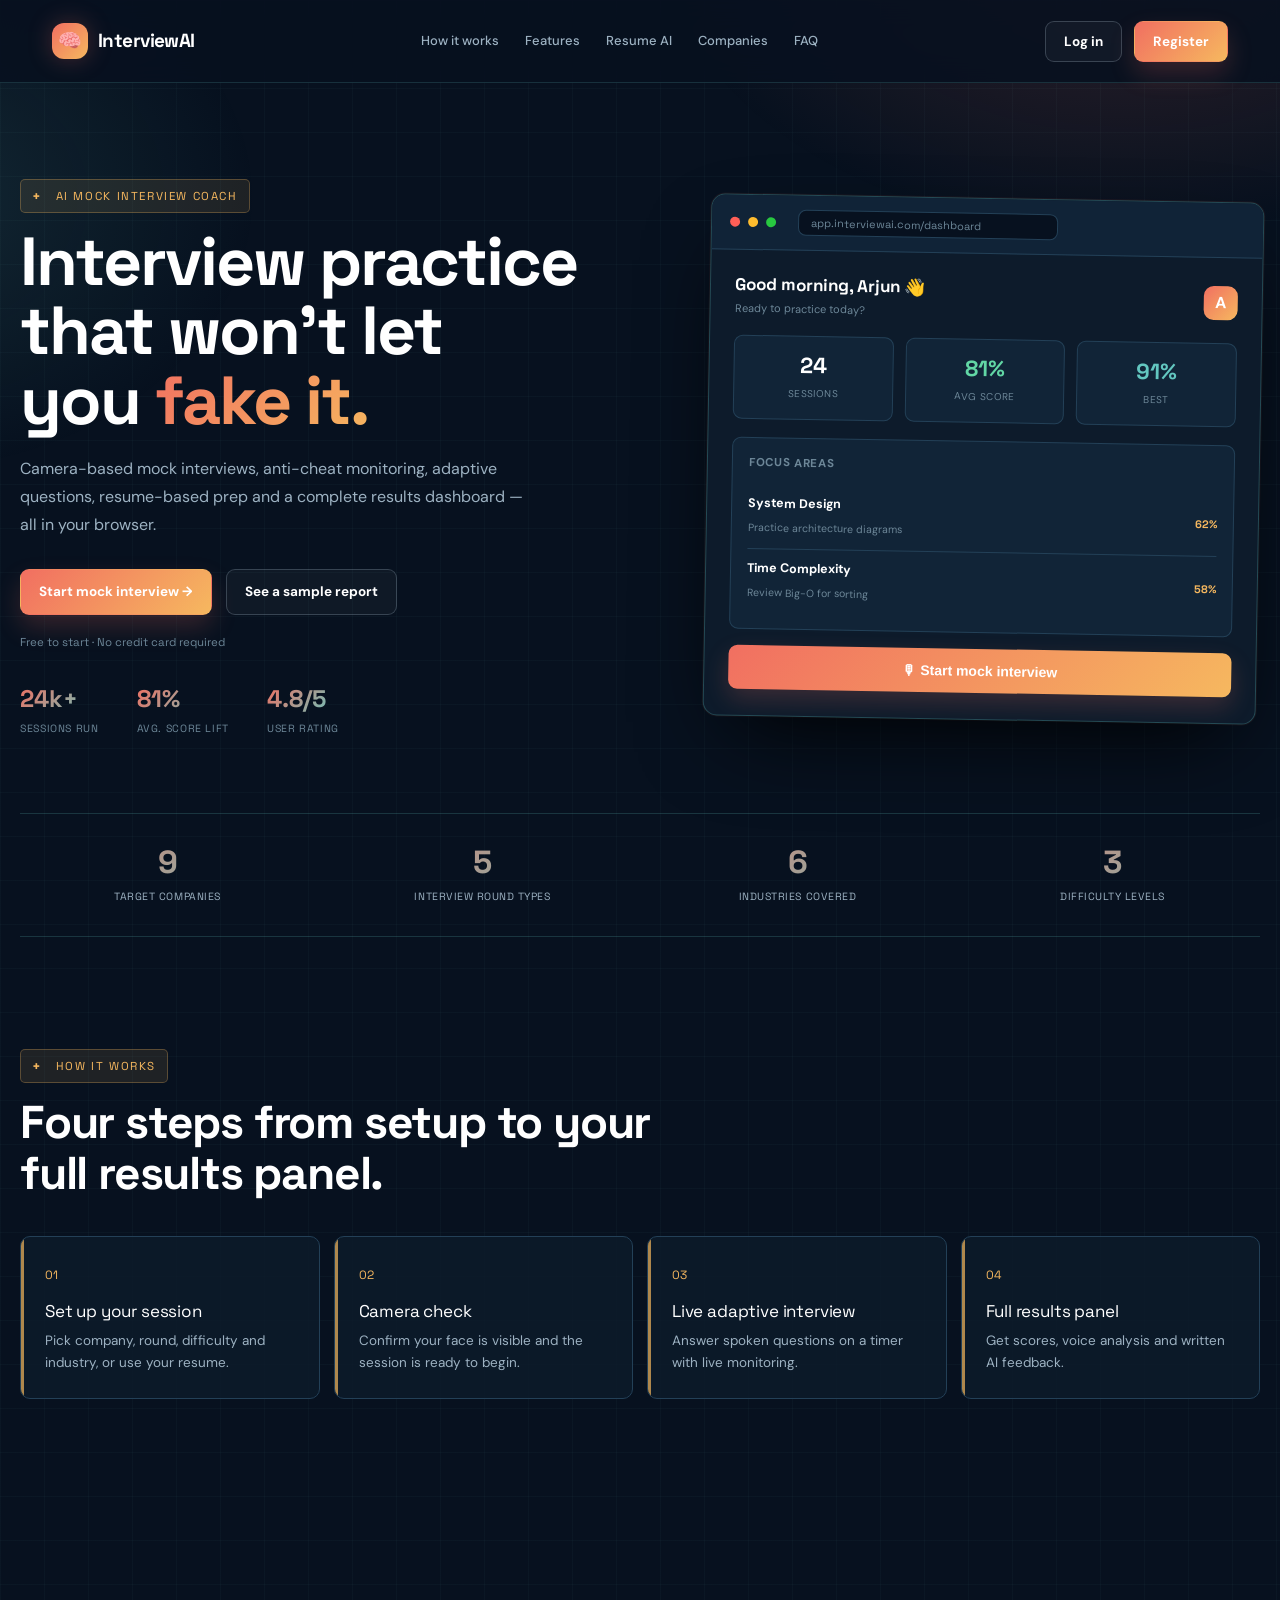
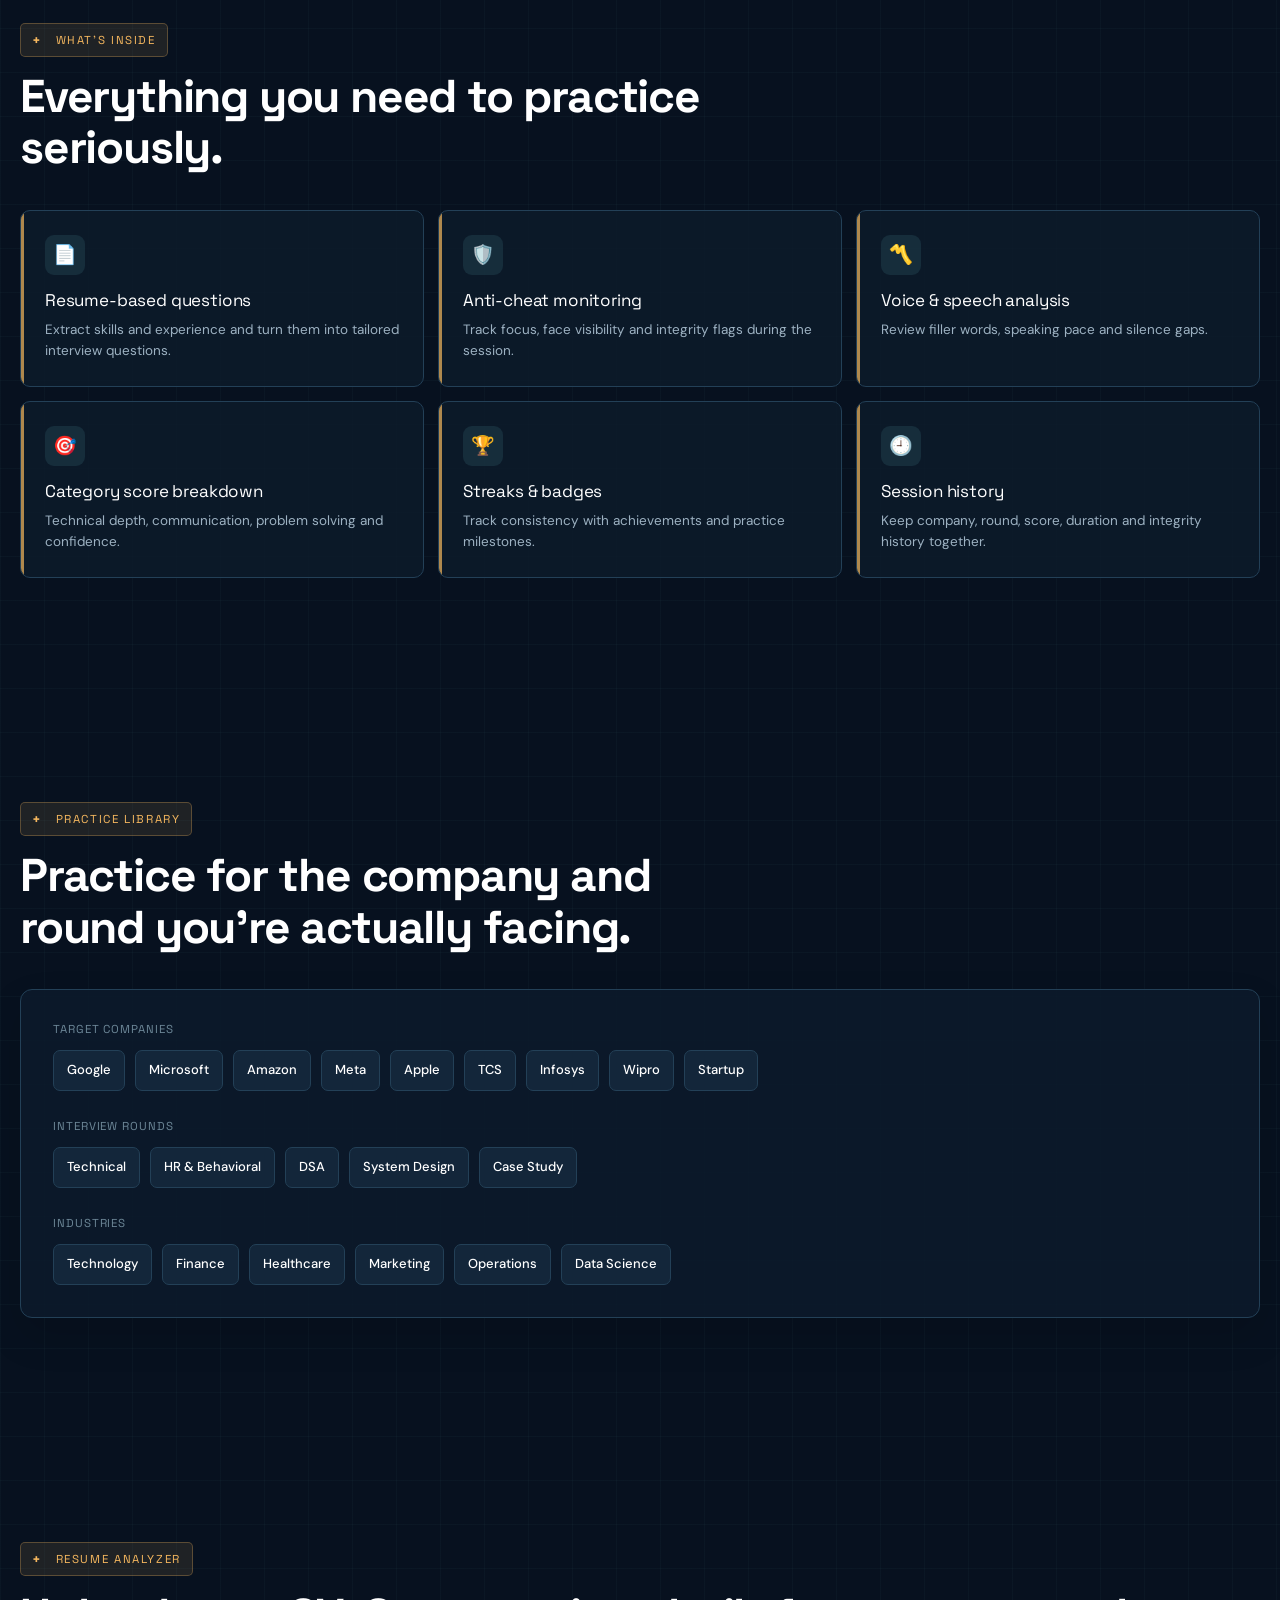
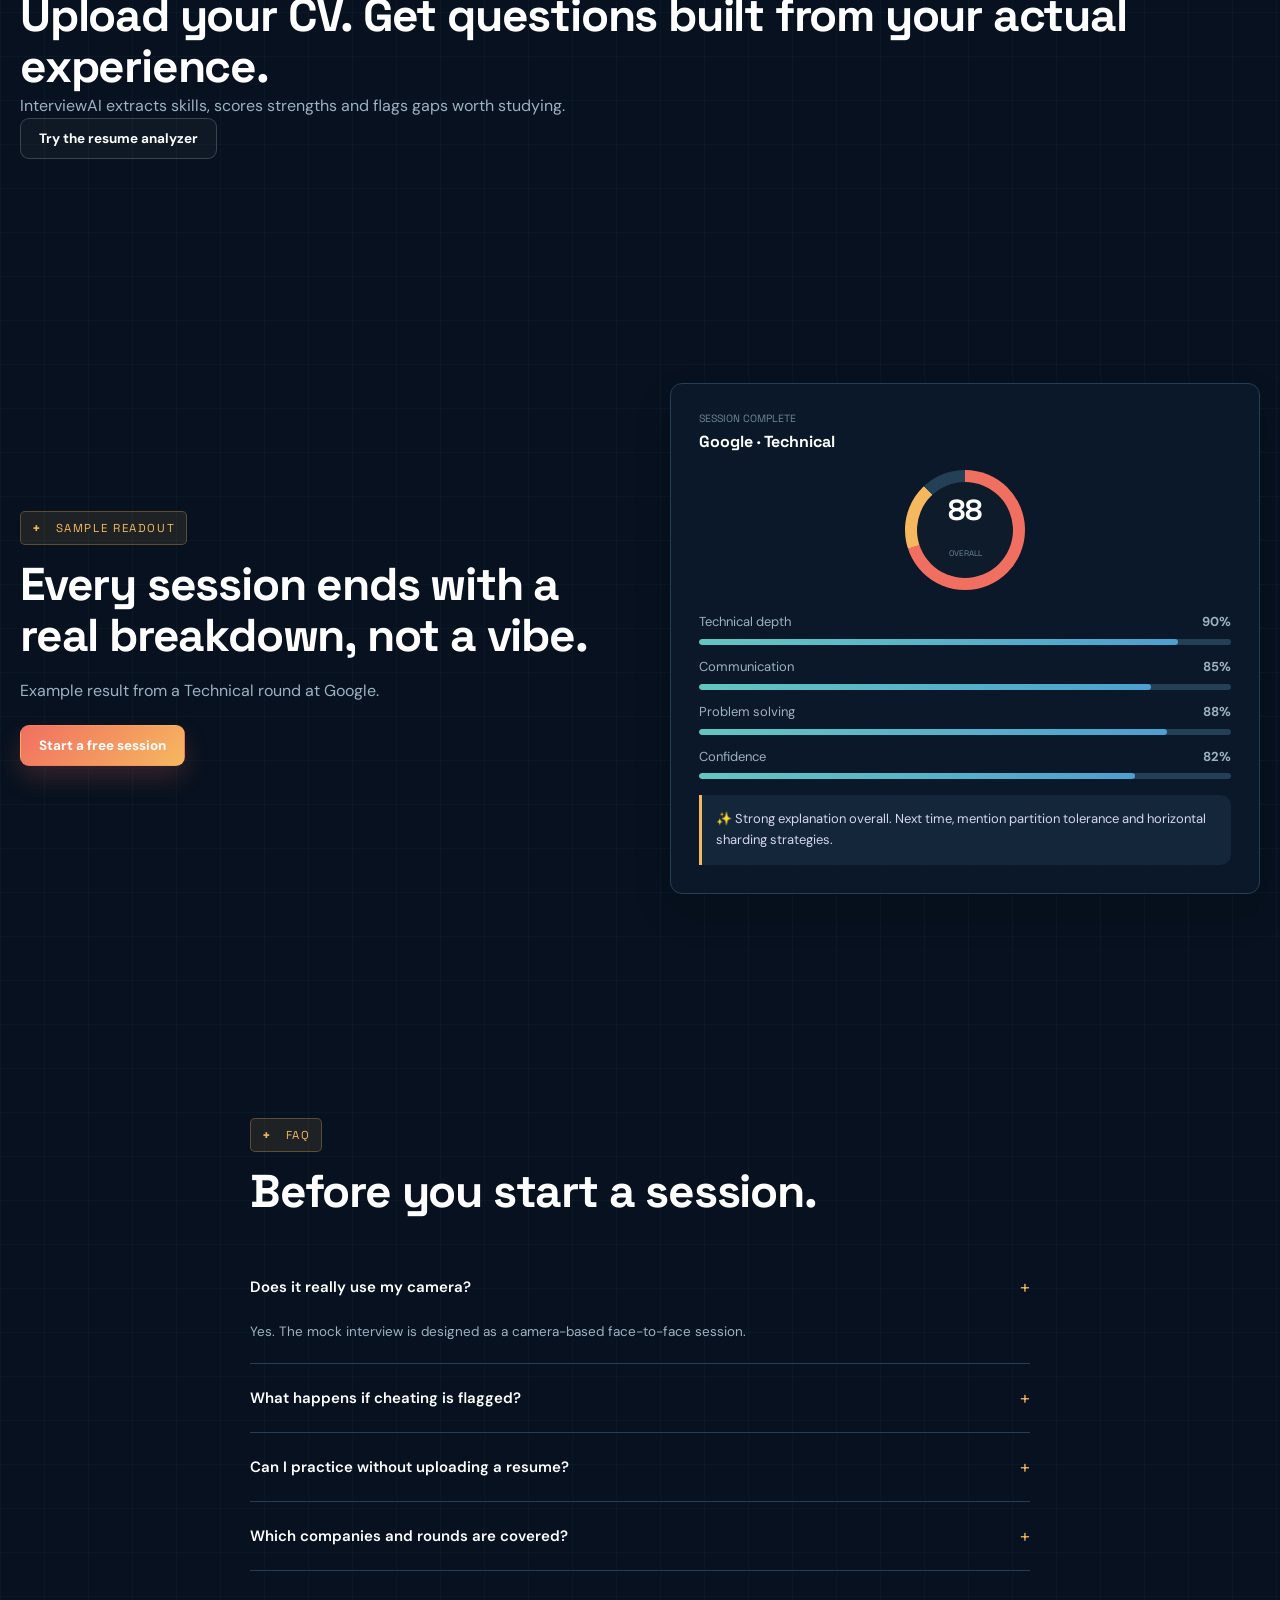
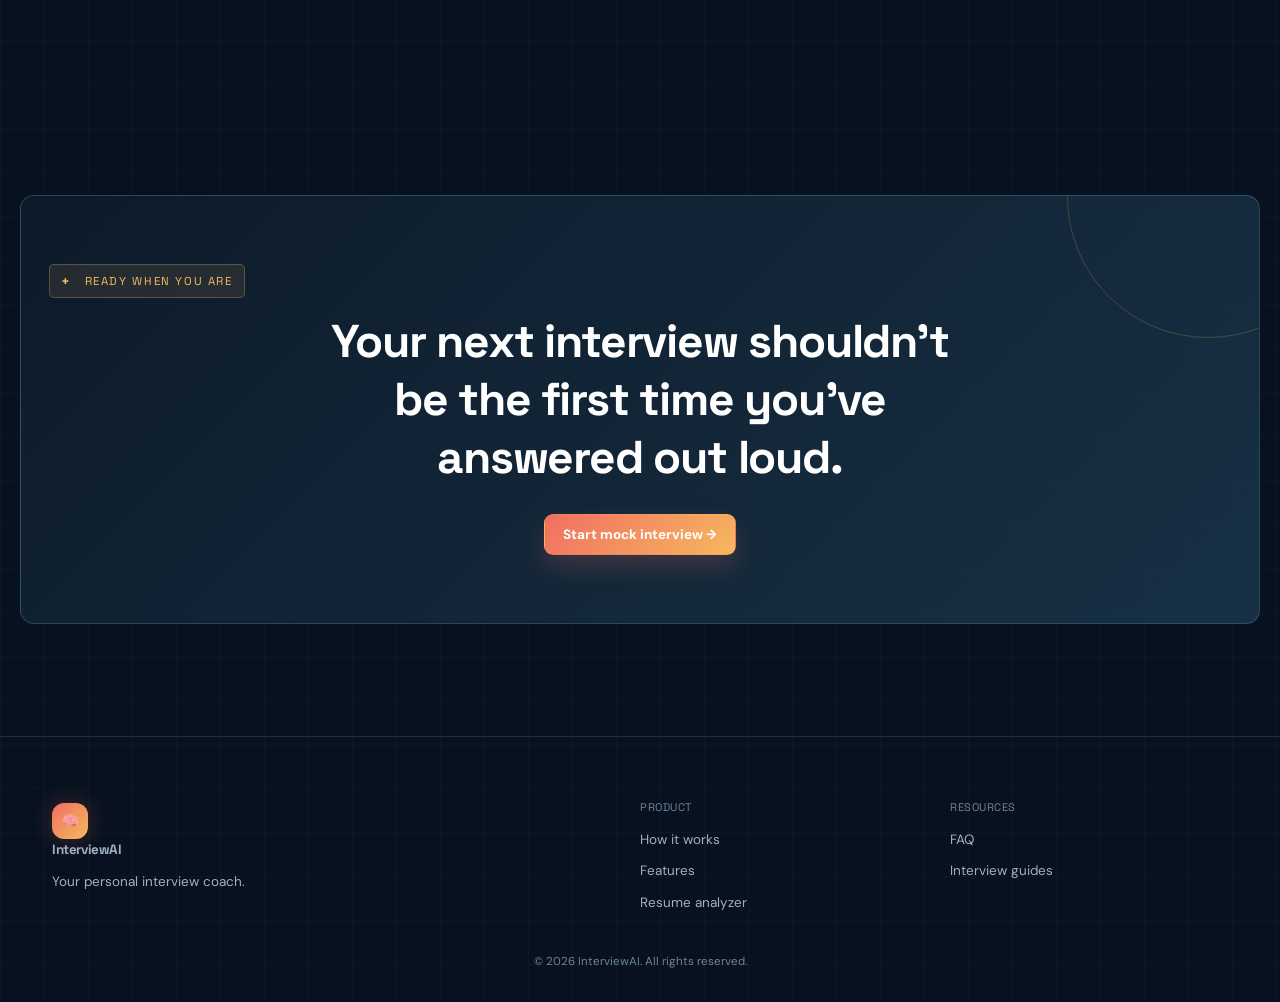
<file: index.html>
<!DOCTYPE html>
<html lang="en">
<head>
<meta charset="UTF-8">
<meta name="viewport" content="width=device-width, initial-scale=1.0">
<title>InterviewAI — Your Personal Interview Coach</title>
<meta name="description" content="Camera-based AI mock interviews with anti-cheat monitoring, adaptive questions, resume-based prep and a full results dashboard.">
<link rel="stylesheet" href="style.css">
<script src="https://accounts.google.com/gsi/client" async defer></script>
</head>
<body>

<header class="site-header">
  <nav class="nav wrap">
    <a href="#top" class="logo"><span class="logo-mark">🧠</span>InterviewAI</a>
    <div class="nav-links">
      <a href="#how">How it works</a><a href="#features">Features</a><a href="#resume">Resume AI</a>
      <a href="#companies">Companies</a><a href="#faq">FAQ</a>
    </div>
    <div class="nav-actions">
      <button class="btn btn-ghost" data-open-demo data-auth-mode="login">Log in</button>
      <button class="btn btn-primary" data-open-demo data-demo-step="setup" data-auth-mode="signup">Register</button>
    </div>
    <button class="nav-toggle" id="navToggle" aria-label="Menu">☰</button>
  </nav>
  <div class="mobile-menu" id="mobileMenu">
    <a href="#how">How it works</a><a href="#features">Features</a><a href="#resume">Resume AI</a>
    <a href="#companies">Companies</a><a href="#faq">FAQ</a>
    <button class="btn btn-primary" data-open-demo data-demo-step="setup" data-auth-mode="signup">Register</button>
  </div>
</header>

<main id="top">

<!-- HERO -->
<section class="hero wrap">
  <div class="hero-grid">
    <div>
      <div class="eyebrow">AI mock interview coach</div>
      <h1>Interview practice<br>that won't let<br>you <span>fake it.</span></h1>
      <p class="lead">Camera-based mock interviews, anti-cheat monitoring, adaptive questions, resume-based prep and a complete results dashboard — all in your browser.</p>
      <div class="hero-actions">
        <button class="btn btn-primary btn-lg" data-open-demo data-demo-step="setup" data-auth-mode="signup">Start mock interview →</button>
        <a class="btn btn-ghost btn-lg" href="#report">See a sample report</a>
      </div>
      <div class="hero-note">Free to start · No credit card required</div>
      <div class="hero-stats">
        <div><b>24k+</b><span>Sessions run</span></div>
        <div><b>81%</b><span>Avg. score lift</span></div>
        <div><b>4.8/5</b><span>User rating</span></div>
      </div>
    </div>

    <div class="dash">
      <div class="dash-bar">
        <span class="dash-dot r"></span><span class="dash-dot y"></span><span class="dash-dot g"></span>
        <span class="dash-url">app.interviewai.com/dashboard</span>
      </div>
      <div class="dash-body">
        <div class="dash-top">
          <div><strong>Good morning, Arjun 👋</strong><small>Ready to practice today?</small></div>
          <div class="dash-avatar">A</div>
        </div>
        <div class="dash-row">
          <div class="dash-stat"><b>24</b><small>SESSIONS</small></div>
          <div class="dash-stat"><b style="color:var(--green)">81%</b><small>AVG SCORE</small></div>
          <div class="dash-stat"><b style="color:var(--blue)">91%</b><small>BEST</small></div>
        </div>
        <div class="dash-panel">
          <div class="dash-panel-head"><b>Focus areas</b></div>
          <div class="dash-focus-row"><div><b>System Design</b><small>Practice architecture diagrams</small></div><strong>62%</strong></div>
          <div class="dash-focus-row"><div><b>Time Complexity</b><small>Review Big-O for sorting</small></div><strong>58%</strong></div>
        </div>
        <button class="dash-cta" data-open-demo data-demo-step="setup" data-auth-mode="signup">🎙 Start mock interview</button>
      </div>
    </div>
  </div>
</section>

 
<!-- TRUST -->
<section class="trust wrap">
  <div><b>9</b><span>Target companies</span></div>
  <div><b>5</b><span>Interview round types</span></div>
  <div><b>6</b><span>Industries covered</span></div>
  <div><b>3</b><span>Difficulty levels</span></div>
</section>

<!-- HOW IT WORKS -->
<section class="section wrap" id="how">
  <div class="section-head"><div class="eyebrow">How it works</div><h2>Four steps from setup to your full results panel.</h2></div>
  <div class="cards four">
    <article><i>01</i><h3>Set up your session</h3><p>Pick company, round, difficulty and industry, or use your resume.</p></article>
    <article><i>02</i><h3>Camera check</h3><p>Confirm your face is visible and the session is ready to begin.</p></article>
    <article><i>03</i><h3>Live adaptive interview</h3><p>Answer spoken questions on a timer with live monitoring.</p></article>
    <article><i>04</i><h3>Full results panel</h3><p>Get scores, voice analysis and written AI feedback.</p></article>
  </div>
</section>

<!-- FEATURES -->
<section class="section wrap" id="features">
  <div class="section-head"><div class="eyebrow">What's inside</div><h2>Everything you need to practice seriously.</h2></div>
  <div class="cards three">
    <article><div class="feature-icon">📄</div><h3>Resume-based questions</h3><p>Extract skills and experience and turn them into tailored interview questions.</p></article>
    <article><div class="feature-icon">🛡️</div><h3>Anti-cheat monitoring</h3><p>Track focus, face visibility and integrity flags during the session.</p></article>
    <article><div class="feature-icon">〽️</div><h3>Voice & speech analysis</h3><p>Review filler words, speaking pace and silence gaps.</p></article>
    <article><div class="feature-icon">🎯</div><h3>Category score breakdown</h3><p>Technical depth, communication, problem solving and confidence.</p></article>
    <article><div class="feature-icon">🏆</div><h3>Streaks & badges</h3><p>Track consistency with achievements and practice milestones.</p></article>
    <article><div class="feature-icon">🕘</div><h3>Session history</h3><p>Keep company, round, score, duration and integrity history together.</p></article>
  </div>
</section>

<!-- COMPANIES / LIBRARY -->
<section class="section wrap" id="companies">
  <div class="section-head"><div class="eyebrow">Practice library</div><h2>Practice for the company and round you're actually facing.</h2></div>
  <div class="library">
    <h4>Target companies</h4>
    <div class="chips"><span>Google</span><span>Microsoft</span><span>Amazon</span><span>Meta</span><span>Apple</span><span>TCS</span><span>Infosys</span><span>Wipro</span><span>Startup</span></div>
    <h4>Interview rounds</h4>
    <div class="chips"><span>Technical</span><span>HR & Behavioral</span><span>DSA</span><span>System Design</span><span>Case Study</span></div>
    <h4>Industries</h4>
    <div class="chips"><span>Technology</span><span>Finance</span><span>Healthcare</span><span>Marketing</span><span>Operations</span><span>Data Science</span></div>
  </div>
</section>

<!-- RESUME ANALYZER -->
<section class="section wrap" id="resume">
  <div>
    <div class="eyebrow">Resume analyzer</div>
    <h2>Upload your CV. Get questions built from your actual experience.</h2>
    <p>InterviewAI extracts skills, scores strengths and flags gaps worth studying.</p>
    <button class="btn btn-ghost" data-open-demo data-demo-step="resume" data-auth-mode="signup">Try the resume analyzer</button>
  </div>
</section>

<!-- SAMPLE REPORT -->
<section class="section wrap split" id="report">
  <div>
    <div class="eyebrow">Sample readout</div>
    <h2>Every session ends with a real breakdown, not a vibe.</h2>
    <p>Example result from a Technical round at Google.</p>
    <button class="btn btn-primary" data-open-demo data-demo-step="setup" data-auth-mode="signup">Start a free session</button>
  </div>
  <div class="panel report">
    <div class="report-title">SESSION COMPLETE<br><b>Google · Technical</b></div>
    <div class="ring"><strong>88</strong><small>OVERALL</small></div>
    <div class="bars">
      <p>Technical depth <b>90%</b></p><div><i style="width:90%"></i></div>
      <p>Communication <b>85%</b></p><div><i style="width:85%"></i></div>
      <p>Problem solving <b>88%</b></p><div><i style="width:88%"></i></div>
      <p>Confidence <b>82%</b></p><div><i style="width:82%"></i></div>
    </div>
    <div class="feedback">✨ Strong explanation overall. Next time, mention partition tolerance and horizontal sharding strategies.</div>
  </div>
</section>

<!-- FAQ -->
<section class="section wrap" id="faq">
  <div class="faq">
    <div class="section-head"><div class="eyebrow">FAQ</div><h2>Before you start a session.</h2></div>
    <div class="faq-item open"><button>Does it really use my camera? <b>+</b></button><p>Yes. The mock interview is designed as a camera-based face-to-face session.</p></div>
    <div class="faq-item"><button>What happens if cheating is flagged? <b>+</b></button><p>Integrity events are logged against the session and shown with the result.</p></div>
    <div class="faq-item"><button>Can I practice without uploading a resume? <b>+</b></button><p>Yes. Resume upload is optional.</p></div>
    <div class="faq-item"><button>Which companies and rounds are covered? <b>+</b></button><p>Google, Microsoft, Amazon, Meta, Apple, TCS, Infosys, Wipro and Startup, across five round types.</p></div>
  </div>
</section>

<!-- FINAL CTA -->
<section class="section wrap">
  <div class="final-cta">
    <div class="eyebrow" style="justify-content:center">Ready when you are</div>
    <h2>Your next interview shouldn't be the first time you've answered out loud.</h2>
    <button class="btn btn-primary btn-lg" data-open-demo data-demo-step="setup" data-auth-mode="signup">Start mock interview →</button>
  </div>
</section>

</main>

<footer>
  <div class="wrap footer">
    <div>
      <a class="logo" href="#top"><span class="logo-mark">🧠</span>InterviewAI</a>
      <p>Your personal interview coach.</p>
    </div>
    <div>
      <b>Product</b>
      <a href="#how">How it works</a><a href="#features">Features</a><a href="#resume">Resume analyzer</a>
    </div>
    <div>
      <b>Resources</b>
      <a href="#faq">FAQ</a><a href="#companies">Interview guides</a>
    </div>
  </div>
  <div class="copyright wrap">© 2026 InterviewAI. All rights reserved.</div>
</footer>

<!-- REAL DESKTOP APP PANEL (login + sidebar dashboard, not a phone-app simulation) -->
<div class="demo-overlay hidden" id="demo">
  <div class="demo-shell" id="demoShell">
    <div class="demo-top">
      <span class="logo"><span class="logo-mark">🧠</span>InterviewAI</span>
      <button id="demoClose" aria-label="Close">×</button>
    </div>
    <div id="demoBody" class="demo-body"></div>
  </div>
</div>

<script src="script.js?v=20260924-admin-login"></script>
</body>
</html>
</file>
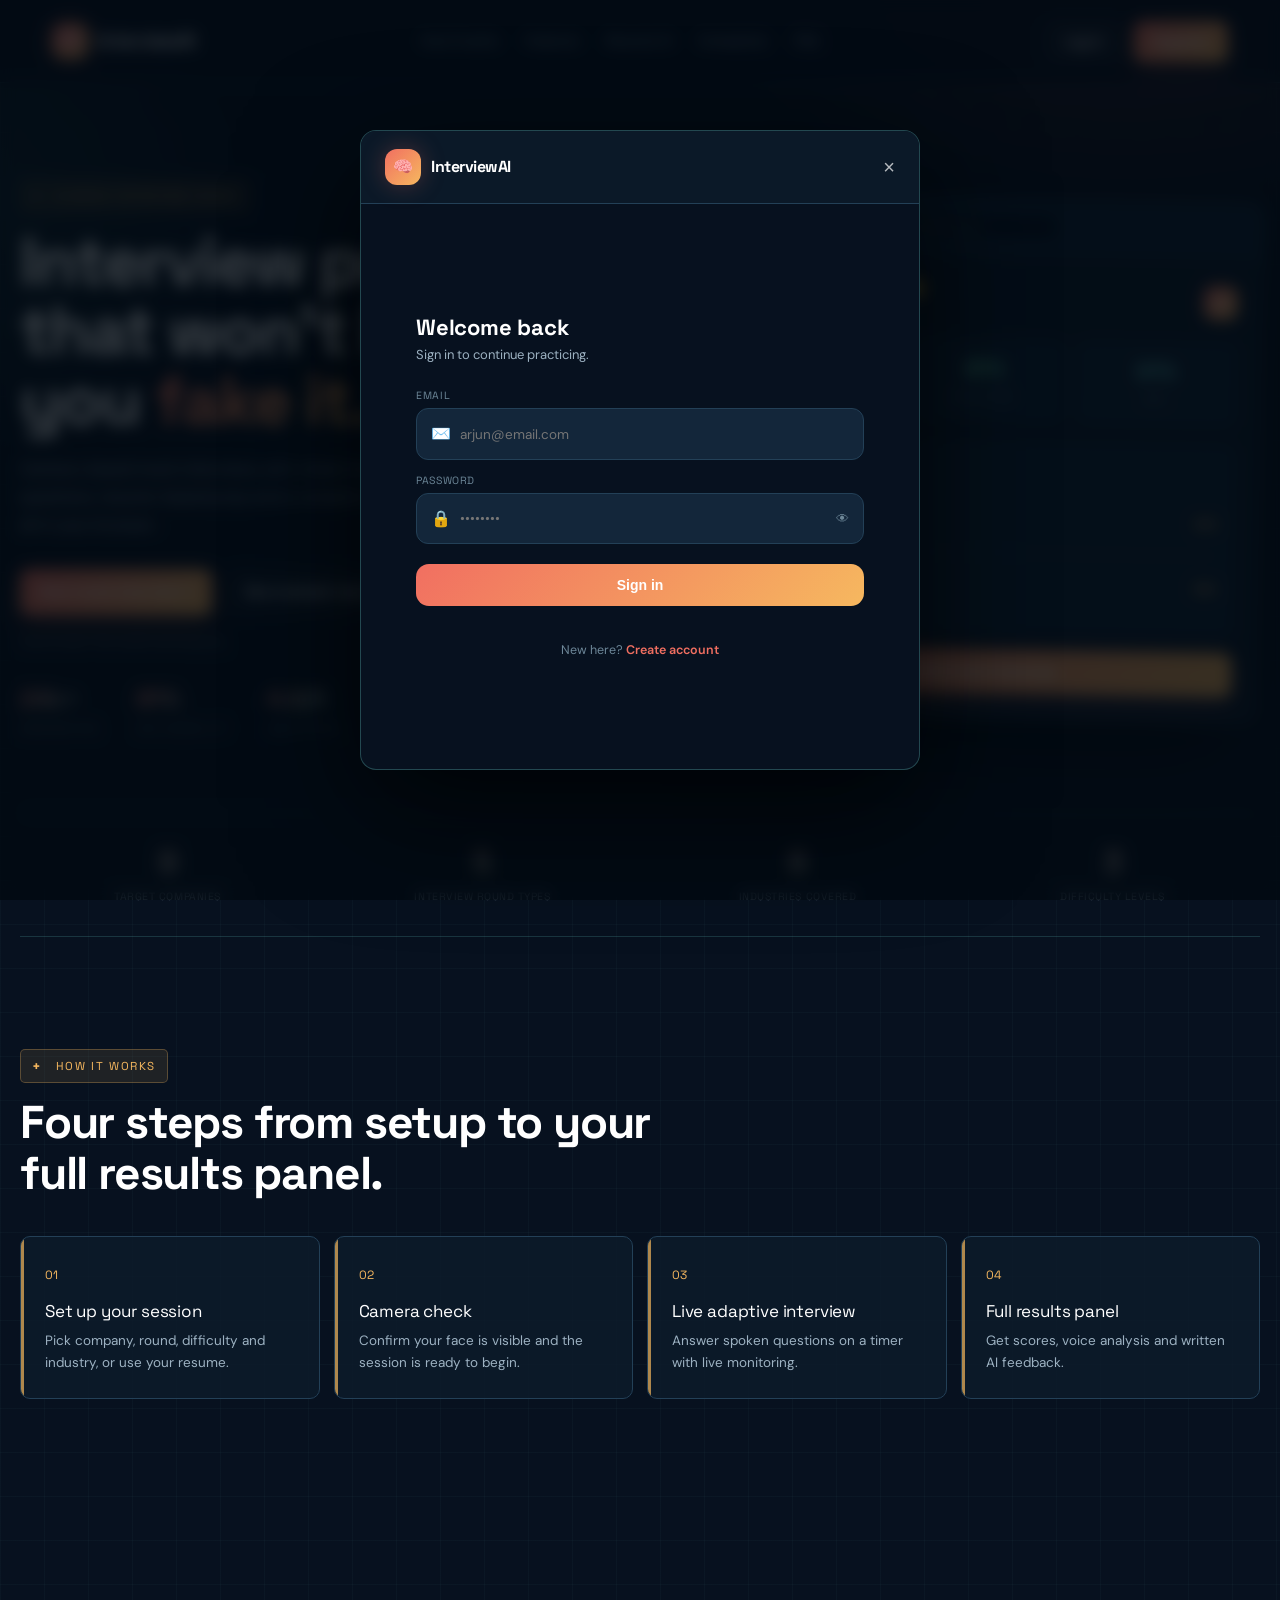
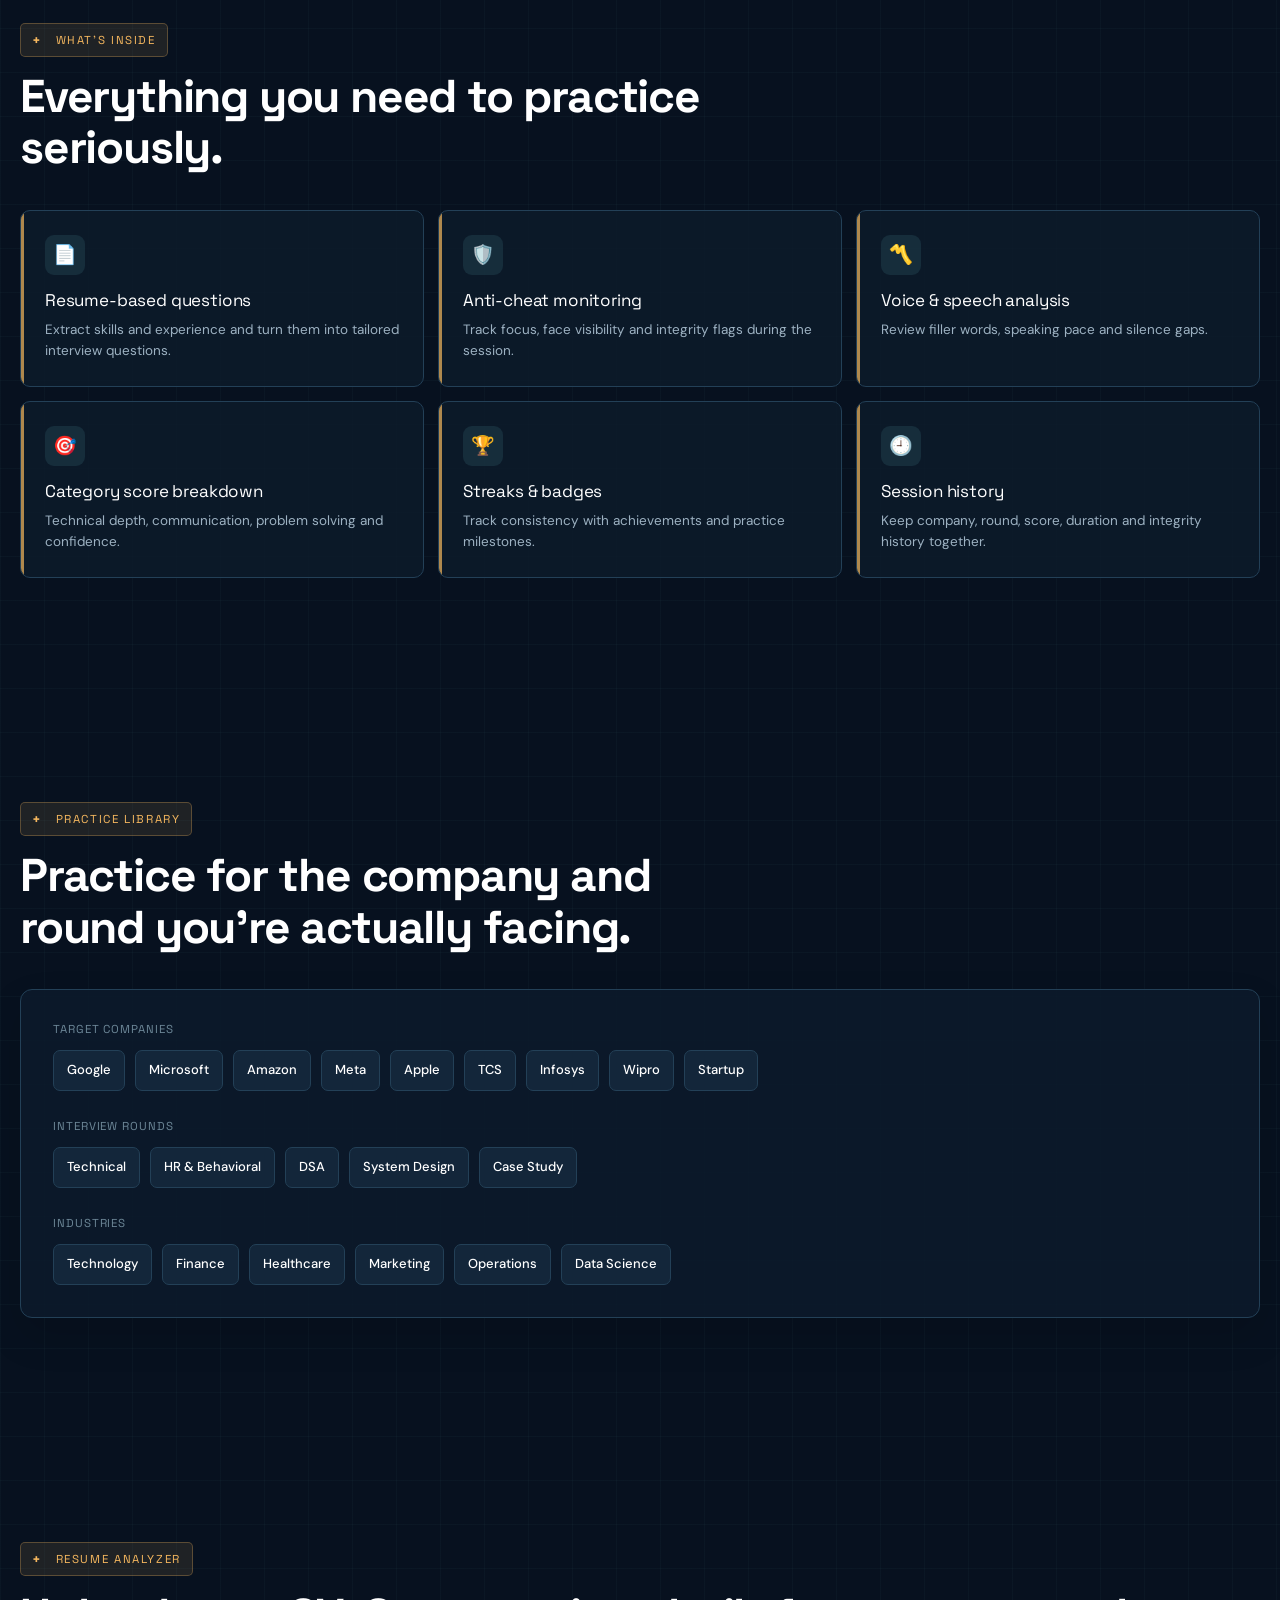
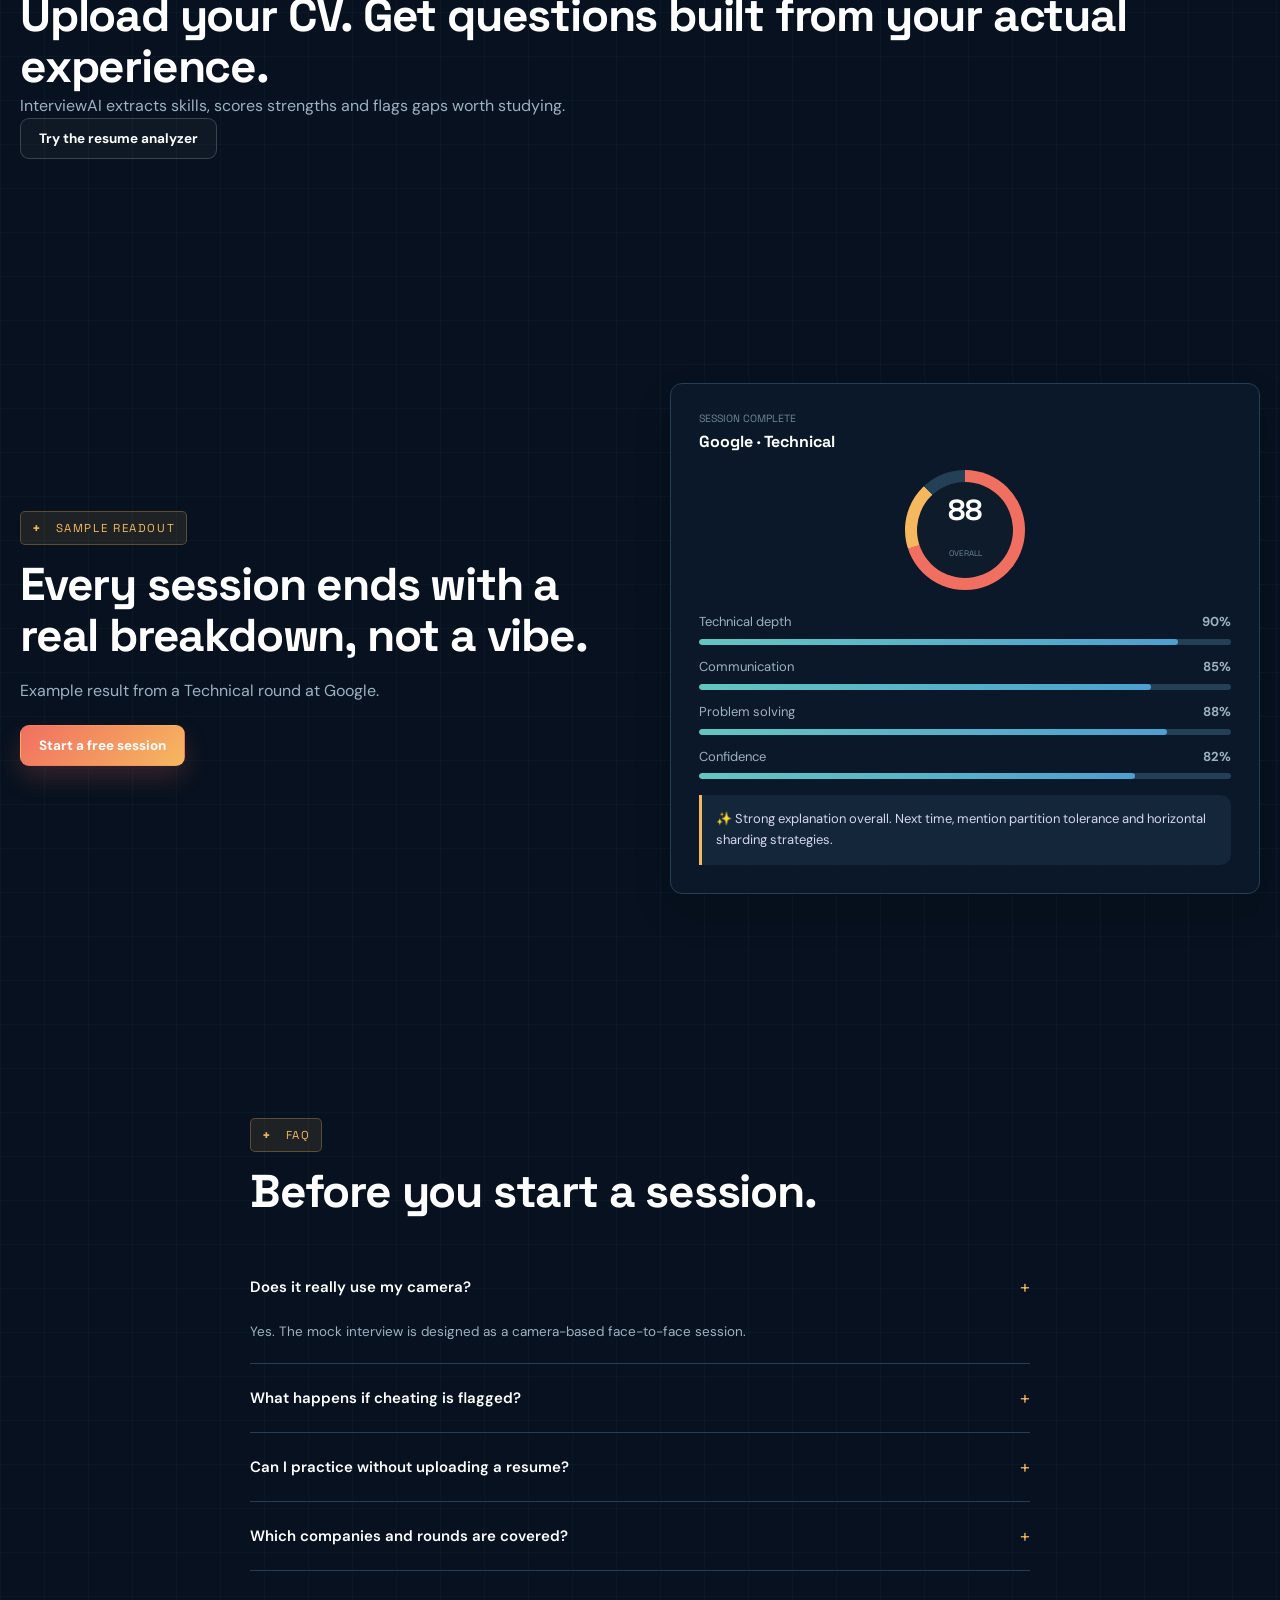
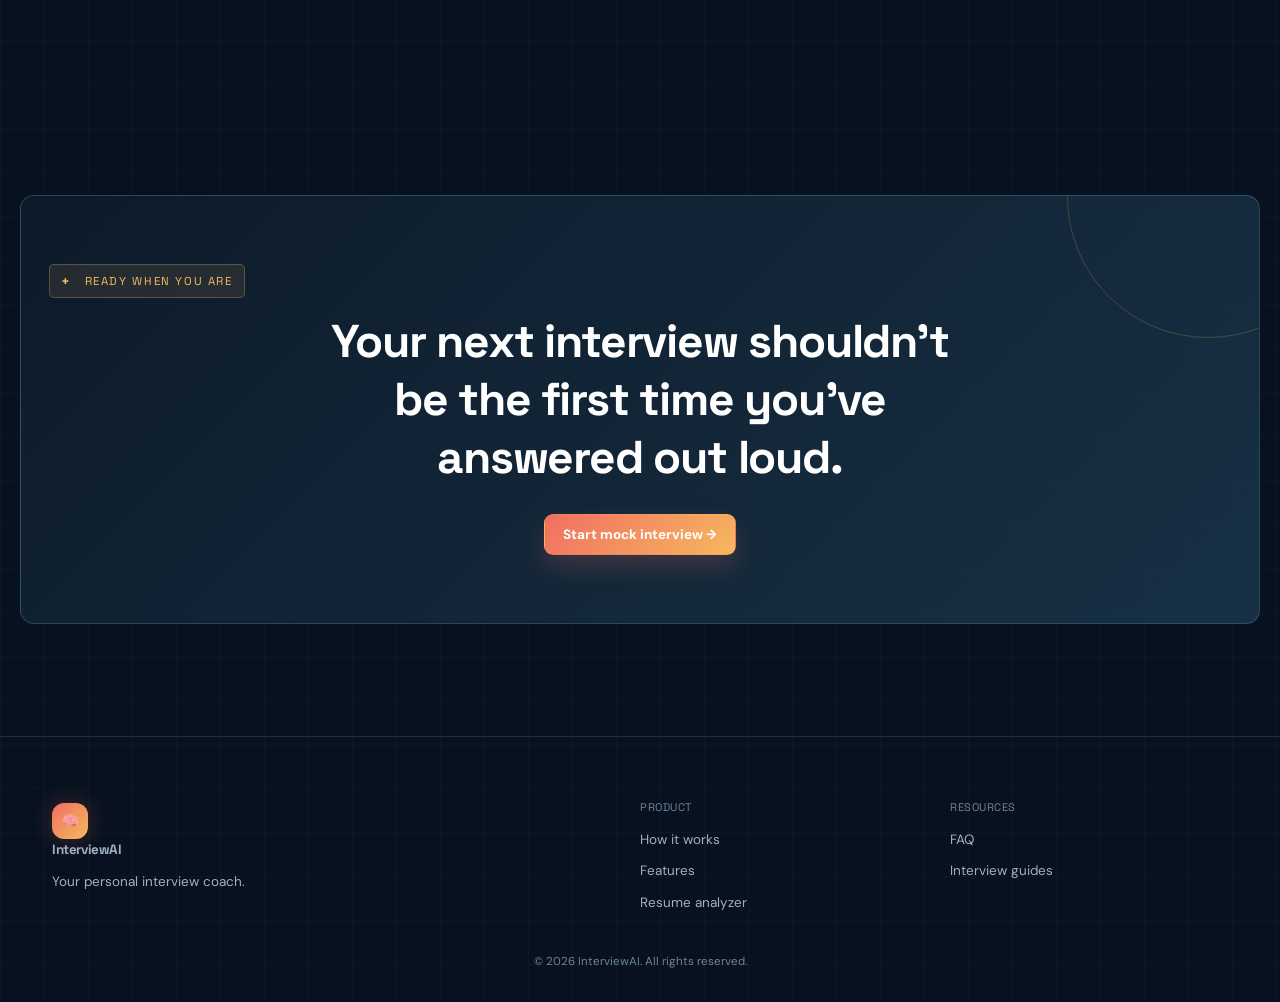
<file: admin.html>
<!DOCTYPE html>
<html lang="en">
<head>
  <meta charset="UTF-8">
  <meta name="viewport" content="width=device-width, initial-scale=1.0">
  <title>InterviewAI Admin Portal</title>
  <link rel="stylesheet" href="admin.css">
</head>
<body>
  <div class="admin-shell">
    <aside class="sidebar">
      <div class="brand"><span class="brand-mark">IA</span><div><strong>InterviewAI</strong><small>Admin workspace</small></div></div>
      <nav class="nav" aria-label="Admin navigation">
        <button class="nav-item active" data-view="overview">⌂ <span>Overview</span></button>
        <button class="nav-item" data-view="students">♙ <span>Students</span></button>
        <button class="nav-item" data-view="companies">▣ <span>Companies</span></button>
        <button class="nav-item" data-view="interviews">▤ <span>Interviews</span></button>
        <button class="nav-item" data-view="analytics">◒ <span>Analytics</span></button>
        <button class="nav-item" data-view="settings">⚙ <span>Settings</span></button>
      </nav>
      <button class="logout" id="logout">↪ <span>Log out</span></button>
    </aside>
    <main class="main">
      <header class="topbar">
        <div><span class="eyebrow">Control center</span><h1 id="pageTitle">Overview</h1><p id="pageSubtitle">A clear view of your interview platform.</p></div>
        <div class="admin-user">
          <button class="btn primary" id="refreshAdminData" type="button">↻ Refresh</button>
          <div><strong id="adminName">Admin</strong><small>Administrator</small></div>
          <span class="avatar">A</span>
        </div>
      </header>
      <div id="content"></div>
    </main>
  </div>
  <script src="admin.js"></script>
</body>
</html>
</file>
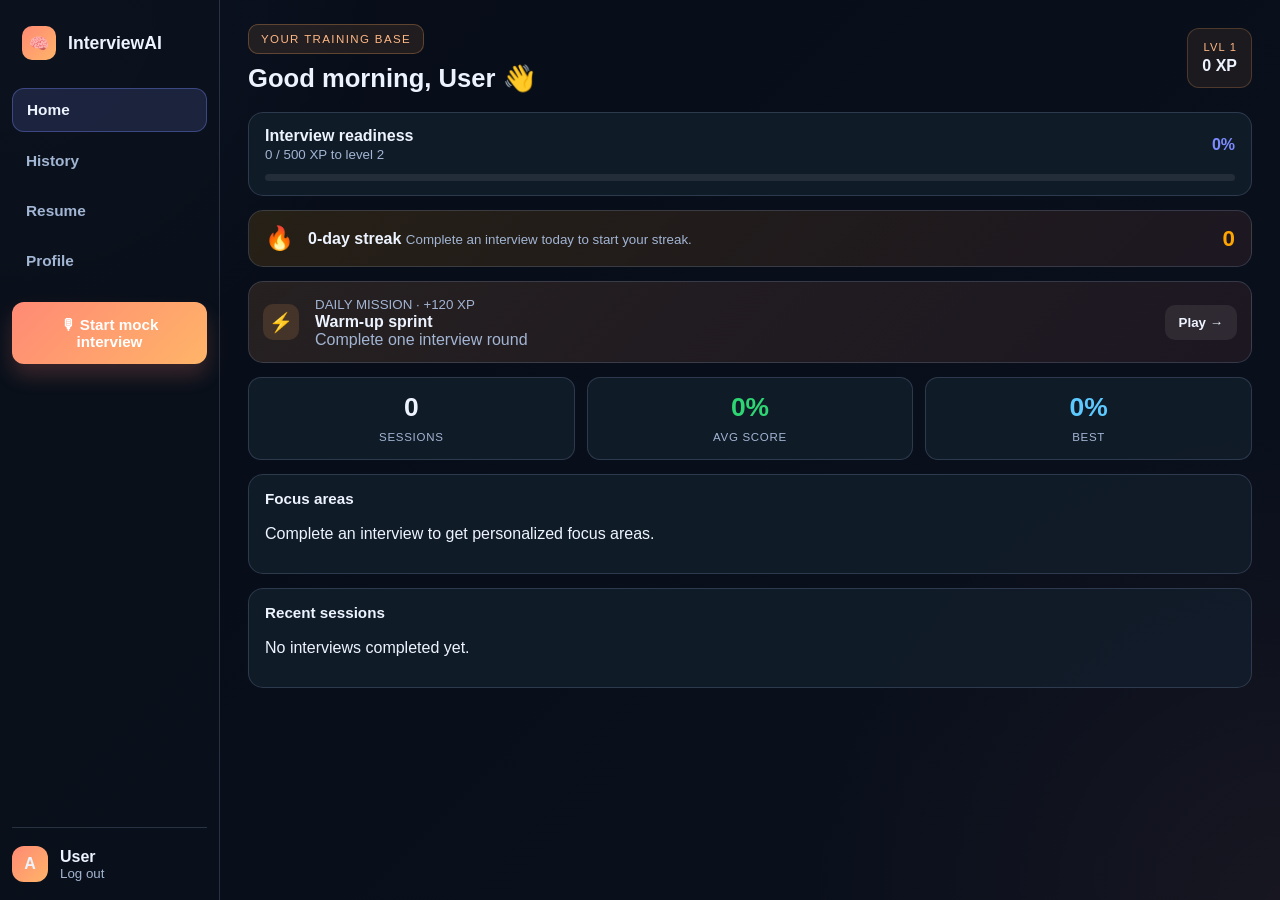
<file: dashboard.html>
<!DOCTYPE html>
<html lang="en">
  <head>
    <meta charset="UTF-8" />
    <meta name="viewport" content="width=device-width, initial-scale=1.0" />
    <title>InterviewAI | Dashboard</title>
    <link rel="stylesheet" href="dashboard.css?v=20260929-resume-validation" />
  </head>
  <body>
    <div class="dashboard-shell">
      <aside class="sidebar">
        <div class="brand-row">
          <span class="brand-mark">🧠</span>
          <span class="brand-name">InterviewAI</span>
        </div>

        <nav class="nav-menu">
          <button class="nav-item active" data-page="home">Home</button>
          <button class="nav-item" data-page="history">History</button>
          <button class="nav-item" data-page="resume">Resume</button>
          <button class="nav-item" data-page="profile">Profile</button>
        </nav>

        <button class="start-btn">🎙 Start mock interview</button>

        <div class="user-card">
          <div class="avatar">A</div>
          <div>
            <strong id="userName">User</strong>
            <small>Log out</small>
          </div>
        </div>
      </aside>

      <main class="main-panel" id="dashboardContent">
        <header class="topbar">
          <div>
            <span class="eyebrow">Your training base</span>
            <h1 id="welcomeText">Good morning, User 👋</h1>
          </div>
          <div class="level-pill">
            <span id="levelValue">LVL 1</span>
            <strong id="xpValue">0 XP</strong>
          </div>
        </header>

        <section class="xp-box">
          <div class="xp-row">
            <div>
              <strong>Interview readiness</strong>
              <small id="xpProgressText">0 / 500 XP to level 2</small>
            </div>
            <span id="xpPercent">0%</span>
          </div>
          <div class="xp-bar"><i></i></div>
        </section>

        <section class="info-card streak-card">
          <span>🔥</span>
          <div>
            <strong id="streakLabel">0-day streak</strong>
            <small id="streakMessage">Complete an interview today to start your streak.</small>
          </div>
          <b id="streakValue">0</b>
        </section>

        <section class="mission-card">
          <div class="mission-icon">⚡</div>
          <div>
            <small>DAILY MISSION · +120 XP</small>
            <strong>Warm-up sprint</strong>
            <span>Complete one interview round</span>
          </div>
          <button id="missionPlay">Play →</button>
        </section>

        <div class="stats-row">
          <div class="mini-stat">
            <strong id="sessionCount">0</strong>
            <small>SESSIONS</small>
          </div>
          <div class="mini-stat">
            <strong class="success" id="averageScore">0%</strong>
            <small>AVG SCORE</small>
          </div>
          <div class="mini-stat">
            <strong class="info" id="bestScore">0%</strong>
            <small>BEST</small>
          </div>
        </div>

        <section class="info-card">
          <h3>Focus areas</h3>
          <div id="focusAreas"><p class="empty-state">Complete an interview to get personalized focus areas.</p></div>
        </section>

        <section class="info-card history-card">
          <h3>Recent sessions</h3>
          <div id="recentSessions"><p class="empty-state">No interviews completed yet.</p></div>
        </section>
      </main>
    </div>

    <script src="dashboard.js?v=20261013-resume-validation"></script>
  </body>
</html>
</file>
<file: style.css>
@import url('https://fonts.googleapis.com/css2?family=DM+Sans:wght@400;500;600;700&family=Space+Grotesk:wght@500;600;700&display=swap');

:root{
  --void:#08071A; --oksurface:#100F28; --surfaceL:#181633; --surfaceLL:#221F45;
  --border:#2A2657; --borderL:#352F6A;
  --primary:#7B6FFF; --primaryDark:#5A4FD4; --accent:#FF6B9D; --blue:#4FC3F7;
  --green:#2ED573; --warn:#FFA502; --danger:#FF4757;
  --muted:#9B97C4; --faint:#5E5A8A;
  --grad:linear-gradient(135deg,#7B6FFF,#FF6B9D);
  --gradBlue:linear-gradient(135deg,#4FC3F7,#7B6FFF);
  --font:'DM Sans',sans-serif; --head:'Space Grotesk',sans-serif;
}

*{box-sizing:border-box;margin:0;padding:0}
html{scroll-behavior:smooth}
body{background:var(--void);color:#fff;font-family:var(--font);line-height:1.6;-webkit-font-smoothing:antialiased}
body:before{content:"";position:fixed;inset:0;pointer-events:none;z-index:0;
  background:radial-gradient(700px 460px at 85% -5%,#7b6fff26,transparent 60%),
             radial-gradient(560px 420px at 0% 15%,#ff6b9d17,transparent 60%)}
a{text-decoration:none;color:inherit}
img{max-width:100%;display:block}
.wrap{max-width:1240px;margin:auto;padding:0 32px;position:relative;z-index:1}
h1,h2,h3{font-family:var(--head);letter-spacing:-0.01em}
p{color:var(--muted)}

/* ---------- Header ---------- */
.site-header{position:sticky;top:0;z-index:50;background:#08071ae0;backdrop-filter:blur(14px);border-bottom:1px solid var(--border)}
.nav{height:76px;display:flex;align-items:center;justify-content:space-between}
.logo{display:flex;align-items:center;gap:10px;font-family:var(--head);font-weight:700;font-size:19px}
.logo-mark{width:36px;height:36px;border-radius:10px;background:var(--grad);display:grid;place-items:center;box-shadow:0 0 22px #7b6fff55}
.nav-links{display:flex;gap:30px;color:var(--muted);font-size:14px;font-weight:500}
.nav-links a{transition:color .15s}
.nav-links a:hover{color:#fff}
.nav-actions{display:flex;gap:12px;align-items:center}
.btn{border:1px solid transparent;border-radius:13px;padding:13px 22px;font-weight:700;cursor:pointer;font-family:inherit;color:#fff;font-size:14.5px;display:inline-flex;align-items:center;gap:8px;transition:transform .15s,box-shadow .15s,border-color .15s,background .15s}
.btn-primary{background:var(--grad);box-shadow:0 10px 28px #7b6fff44}
.btn-primary:hover{box-shadow:0 14px 36px #7b6fff66;transform:translateY(-1px)}
.btn-ghost{background:#ffffff08;border-color:var(--border)}
.btn-ghost:hover{border-color:var(--borderL);background:#ffffff0f}
.btn-lg{padding:16px 28px;font-size:15.5px}
.nav-toggle{display:none;background:none;border:0;color:#fff;font-size:24px;cursor:pointer}
.mobile-menu{display:none;padding:16px 32px 24px;border-top:1px solid var(--border);gap:16px;flex-direction:column}
.mobile-menu.open{display:flex}

/* ---------- Hero ---------- */
.hero{padding:80px 0 60px}
.hero-grid{display:grid;grid-template-columns:1.05fr .95fr;gap:60px;align-items:center}
.eyebrow{font:11.5px 'Space Grotesk',monospace;letter-spacing:.14em;text-transform:uppercase;color:#FF6B9D;margin-bottom:14px;display:flex;align-items:center;gap:9px;background:rgba(255,107,157,0.15);border:1px solid rgba(255,107,157,0.3);border-radius:12px;padding:8px 14px;width:fit-content}
.eyebrow::before{content:"+";font-size:14px;font-weight:700;color:#FF6B9D;margin-right:4px}
.hero h1{font:700 clamp(38px,5.4vw,58px)/1.08 var(--head);letter-spacing:-1px;margin-bottom:20px}
.hero h1 span{background:var(--grad);background-clip:text;-webkit-background-clip:text;color:transparent}
.lead{max-width:520px;color:var(--muted);font-size:17.5px;margin-bottom:30px}
.hero-actions{display:flex;gap:14px;flex-wrap:wrap;margin-bottom:20px}
.hero-note{font:11.5px 'Space Grotesk',monospace;color:var(--faint)}
.hero-stats{display:flex;gap:34px;margin-top:34px}
.hero-stats div b{display:block;font:700 24px var(--head);background:var(--grad);background-clip:text;-webkit-background-clip:text;color:transparent}
.hero-stats div span{font:10.5px 'Space Grotesk',monospace;color:var(--faint);text-transform:uppercase;letter-spacing:.06em}

/* Desktop dashboard preview (replaces phone mockup) */
.dash{background:var(--surface);border:1px solid var(--border);border-radius:20px;box-shadow:0 40px 90px -30px #000c,0 0 0 1px #7b6fff14;overflow:hidden}
.dash-bar{display:flex;align-items:center;gap:8px;padding:14px 18px;border-bottom:1px solid var(--border);background:var(--surfaceL)}
.dash-dot{width:10px;height:10px;border-radius:50%}
.dash-dot.r{background:#FF5F57}.dash-dot.y{background:#FEBC2E}.dash-dot.g{background:#28C840}
.dash-url{margin-left:14px;font:11px 'Space Grotesk',monospace;color:var(--faint);background:var(--void);border:1px solid var(--border);border-radius:8px;padding:5px 12px;flex:1;max-width:260px}
.dash-body{padding:22px 24px 26px}
.dash-top{display:flex;justify-content:space-between;align-items:center;margin-bottom:18px}
.dash-top strong{font:700 17px var(--head)}
.dash-top small{display:block;color:var(--faint);font-size:11px;margin-top:2px}
.dash-avatar{width:34px;height:34px;border-radius:10px;background:var(--grad);display:grid;place-items:center;font-weight:700}
.dash-row{display:flex;gap:12px;margin-bottom:18px}
.dash-stat{flex:1;background:var(--surfaceL);border:1px solid var(--border);border-radius:13px;padding:14px;text-align:center}
.dash-stat b{display:block;font:700 22px var(--head)}
.dash-stat small{font-size:10px;color:var(--faint);letter-spacing:.04em}
.dash-panel{background:var(--surfaceL);border:1px solid var(--border);border-radius:14px;padding:16px}
.dash-panel-head{display:flex;justify-content:space-between;align-items:center;margin-bottom:12px}
.dash-panel-head b{font-size:11.5px;color:var(--faint);letter-spacing:.06em;text-transform:uppercase}
.dash-focus-row{display:flex;align-items:center;gap:10px;padding:9px 0;border-bottom:1px solid var(--border)}
.dash-focus-row:last-child{border:0}
.dash-focus-row div{flex:1}
.dash-focus-row b{display:block;font-size:12.5px}
.dash-focus-row small{color:var(--faint);font-size:10.5px}
.dash-focus-row strong{font:700 11px 'Space Grotesk',monospace;color:var(--warn)}
.dash-cta{width:100%;margin-top:16px;padding:14px;border:0;border-radius:13px;background:var(--grad);color:#fff;font-weight:700;font-size:14px;cursor:pointer;display:flex;align-items:center;justify-content:center;gap:8px}

/* ---------- Trust bar ---------- */
.trust{border-top:1px solid var(--border);border-bottom:1px solid var(--border);padding:34px 0;display:grid;grid-template-columns:repeat(4,1fr);text-align:center;gap:20px}
.trust b{font:700 32px var(--head);display:block;background:var(--grad);background-clip:text;-webkit-background-clip:text;color:transparent}
.trust span{color:var(--faint);font:10.5px 'Space Grotesk',monospace;text-transform:uppercase;letter-spacing:.05em}

/* ---------- Sections ---------- */
.section{padding:100px 0}
.section-head{max-width:680px;margin-bottom:44px}
.section-head.center{margin-left:auto;margin-right:auto;text-align:center}
.section h2{font:700 clamp(28px,4vw,42px)/1.12 var(--head);margin-top:8px}
.cards{display:grid;gap:20px}
.cards.four{grid-template-columns:repeat(4,1fr)}
.cards.three{grid-template-columns:repeat(3,1fr)}
.cards article{background:var(--surface);border:1px solid var(--border);border-radius:18px;padding:28px;transition:border-color .2s,transform .2s}
.cards article:hover{border-color:var(--borderL);transform:translateY(-3px)}
.cards article i{color:var(--accent);font:12px 'Space Grotesk',monospace;font-style:normal}
.cards h3{font:17px var(--head);margin:14px 0 8px}
.cards p{color:var(--muted);font-size:13.5px}
.feature-icon{width:40px;height:40px;border-radius:11px;background:#7b6fff22;display:grid;place-items:center;font-size:19px;margin-bottom:6px}

/* ---------- Library ---------- */
.library{background:var(--surface);border:1px solid var(--border);border-radius:20px;padding:32px}
.library h4{font:11.5px 'Space Grotesk',monospace;color:var(--faint);letter-spacing:.08em;margin-bottom:14px;text-transform:uppercase}
.chips{display:flex;flex-wrap:wrap;gap:10px;margin-bottom:28px}
.chips:last-child{margin-bottom:0}
.chips span{background:var(--surfaceL);border:1px solid var(--border);border-radius:20px;padding:10px 16px;font-size:13px;font-weight:500}

/* ---------- Split sections ---------- */
.split{display:grid;grid-template-columns:1fr 1fr;gap:60px;align-items:center}
.split>div:first-child h2{margin:14px 0 16px}
.split .btn{margin-top:22px}
.panel{background:var(--surface);border:1px solid var(--border);border-radius:20px;padding:30px}
.panel h4{font:11.5px 'Space Grotesk',monospace;color:var(--faint);letter-spacing:.08em;margin-bottom:14px;text-transform:uppercase}
.skill{margin-bottom:15px}
.skill>span{display:flex;justify-content:space-between;font-size:13px;margin-bottom:6px}
.skill>span b{color:var(--primary)}
.skill>div,.bars>div{height:6px;background:var(--border);border-radius:4px;overflow:hidden}
.skill i,.bars i{height:100%;display:block;background:var(--grad);border-radius:4px}
.panel p.gap{color:var(--muted);font-size:13px;padding:8px 0;border-bottom:1px solid var(--border)}
.panel p.gap:last-child{border:0}
.report-title{font:10.5px 'Space Grotesk',monospace;color:var(--faint)}
.report-title b{display:block;color:#fff;font:700 16px var(--head);margin:6px 0 18px}
.ring{width:120px;height:120px;border-radius:50%;margin:0 auto 22px;background:conic-gradient(var(--primary) 0 70%,var(--accent) 70% 88%,var(--border) 88%);display:grid;place-items:center;position:relative}
.ring:after{content:"";position:absolute;width:96px;height:96px;border-radius:50%;background:var(--surface)}
.ring strong,.ring small{position:relative;z-index:1}
.ring strong{font:700 29px var(--head)}
.ring small{display:block;font:8px 'Space Grotesk',monospace;color:var(--faint);margin-top:-33px}
.bars p{display:flex;justify-content:space-between;font-size:13px;margin-bottom:6px}
.bars>div{margin-bottom:12px}
.feedback{margin-top:16px;background:var(--surfaceL);border-left:3px solid var(--accent);padding:14px;border-radius:0 10px 10px 0;color:#d8d5ee;font-size:13px}

/* ---------- FAQ ---------- */
.faq{max-width:780px;margin:auto}
.faq-item{border-bottom:1px solid var(--border)}
.faq-item button{width:100%;display:flex;justify-content:space-between;align-items:center;background:none;border:0;color:#fff;text-align:left;padding:20px 0;font-weight:600;font-size:15px;cursor:pointer;font-family:inherit}
.faq-item button b{color:var(--accent);font-size:18px;font-weight:400}
.faq-item p{display:none;color:var(--muted);font-size:13.5px;padding:0 0 20px;max-width:640px}
.faq-item.open p{display:block}

/* ---------- Final CTA ---------- */
.final-cta{text-align:center;background:linear-gradient(160deg,var(--surface),var(--surfaceL));border:1px solid var(--border);border-radius:24px;padding:74px 28px}
.final-cta h2{max-width:680px;margin:12px auto 28px;font:700 38px var(--head)}

/* ---------- Footer ---------- */
footer{border-top:1px solid var(--border);padding:56px 0 30px}
.footer{display:grid;grid-template-columns:2fr 1fr 1fr;gap:32px}
.footer p,.footer a{display:block;color:var(--muted);font-size:13.5px;margin-top:10px}
.footer a:hover{color:#fff}
.footer b{font:11px 'Space Grotesk',monospace;color:var(--faint);letter-spacing:.05em;text-transform:uppercase}
.copyright{text-align:center;color:var(--faint);font-size:11.5px;margin-top:40px}

/* ---------- App modal shell (real desktop web-app flow, not a phone frame) ---------- */
.demo-overlay{position:fixed;inset:0;background:#02010dd6;backdrop-filter:blur(8px);z-index:100;display:grid;place-items:center;padding:32px}
.demo-overlay.app-mode{padding:0;display:block}
.hidden{display:none!important}
.demo-shell{width:min(1080px,100%);height:min(760px,90vh);background:var(--void);border:1px solid var(--borderL);border-radius:24px;overflow:hidden;box-shadow:0 40px 120px #000;display:flex;flex-direction:column}
.demo-shell.auth-mode{height:min(640px,90vh);width:min(560px,100%)}
.demo-shell.app-mode{width:100%;height:100%;max-width:none;max-height:none;border-radius:0}
.demo-top{display:flex;align-items:center;justify-content:space-between;padding:18px 24px;border-bottom:1px solid var(--border);flex-shrink:0}
.demo-top .logo{font-size:16px}
.demo-top button{background:none;border:0;color:#fff;font-size:20px;cursor:pointer;opacity:.7}
.demo-top button:hover{opacity:1}
.demo-body{flex:1;min-height:0;display:flex;flex-direction:column;overflow:hidden;height:100vh}

/* Step progress (used only inside the practice flow) */
.demo-steps{display:flex;gap:8px;padding:16px 26px 0;flex-shrink:0}
.demo-step-dot{flex:1;height:4px;border-radius:3px;background:var(--border)}
.demo-step-dot.done{background:var(--grad)}
.demo-content{padding:18px 26px;overflow:auto;flex:1;min-height:0;max-height:none}
.demo-content h3{font:700 22px var(--head);margin-bottom:6px}
.demo-content .muted{color:var(--muted);font-size:13.5px;margin-bottom:22px}
.opt-grid{display:grid;grid-template-columns:repeat(3,1fr);gap:10px}
.option{padding:13px;background:var(--surfaceL);border:1px solid var(--border);border-radius:12px;cursor:pointer;text-align:center;font-size:13.5px;font-weight:500;transition:border-color .15s,background .15s}
.option:hover{border-color:var(--borderL)}
.option.active{border-color:var(--primary);background:#7b6fff20;color:#fff}
.opt-block{margin-bottom:24px}
.opt-label{font:11px 'Space Grotesk',monospace;color:var(--faint);letter-spacing:.06em;text-transform:uppercase;margin-bottom:10px}
.demo-footer-bar{display:flex;justify-content:flex-end;gap:12px;padding:18px 34px;border-top:1px solid var(--border);flex-shrink:0}

/* Session-specific tweaks when shown inside the demo overlay */
.demo-body.session-view .session-layout{display:grid;grid-template-columns:1fr .55fr;gap:14px;align-items:stretch;grid-auto-rows:1fr;min-height:0}
.demo-body.session-view .question-panel{padding:12px;border-radius:12px;background:linear-gradient(180deg,#141125,#19142a);border:1px solid rgba(255,255,255,0.03);min-height:0;height:100%;display:flex;flex-direction:column}
.demo-body.session-view .question-card{background:transparent}
.demo-body.session-view .hint-box{background:var(--surfaceL);border:1px solid var(--border);border-radius:10px;padding:10px}
.demo-body.session-view .mic{border:3px solid rgba(123,111,255,0.10);background:linear-gradient(135deg,#ff6b9d,#7b6fff);color:#fff;font-size:26px;width:96px;height:96px}
.demo-body.session-view .camera-panel{background:linear-gradient(180deg,#0f0c18 0%, #181128 100%);border-radius:16px;padding:14px;border:1px solid rgba(255,255,255,0.04);box-shadow:0 12px 40px rgba(4,4,8,0.6) inset;color:var(--muted);display:flex;flex-direction:column;gap:12px;height:100%;min-height:0}
.demo-body.session-view .camera-frame{background:linear-gradient(180deg,rgba(255,255,255,0.01),rgba(255,255,255,0.015));border-radius:12px;border:1px solid rgba(255,255,255,0.03);min-height:220px;display:flex;align-items:center;justify-content:center;padding:12px;flex:1}
.demo-body.session-view .camera-label{font-size:11px;color:var(--faint);text-transform:uppercase;letter-spacing:.06em}

/* header pills inside the camera panel */
.demo-body.session-view .camera-header{display:flex;justify-content:space-between;align-items:center}
.demo-body.session-view .monitoring-pill{display:inline-flex;align-items:center;gap:8px;padding:6px 10px;border-radius:999px;background:rgba(46,213,115,0.09);border:1px solid rgba(46,213,115,0.18);color:var(--green);font-weight:700;font-size:12px}
.demo-body.session-view .monitoring-pill .dot{width:8px;height:8px;border-radius:50%;background:var(--green);box-shadow:0 0 8px rgba(46,213,115,0.5)}
.demo-body.session-view .you-pill{display:inline-flex;align-items:center;gap:8px;padding:6px 10px;border-radius:999px;background:rgba(255,255,255,0.02);border:1px solid rgba(255,255,255,0.03);color:var(--muted);font-size:13px}
.demo-body.session-view .you-ic{width:26px;height:26px;border-radius:50%;background:rgba(255,255,255,0.04);display:grid;place-items:center;font-size:14px}
.demo-body.session-view .you-text{font-weight:600}

.demo-body.session-view .camera-screen{width:100%;height:100%;min-height:unset;display:flex;align-items:center;justify-content:center;color:#bfbfd8;font-size:14px;padding:0;background:linear-gradient(180deg,#171022,#14101a)}
.demo-body.session-view .camera-inner{width:100%;max-width:380px;display:flex;align-items:center;justify-content:center}

/* tweak concentric rings and avatar to match screenshot */
.demo-body.session-view .camera-visual{width:140px;height:140px;border-radius:50%;display:grid;place-items:center;position:relative}
.demo-body.session-view .camera-visual::before{content:"";position:absolute;width:112px;height:112px;border-radius:50%;background:rgba(123,111,255,0.03);box-shadow:0 0 0 6px rgba(123,111,255,0.03) inset}
.demo-body.session-view .camera-visual::after{content:"";position:absolute;width:92px;height:92px;border-radius:50%;background:rgba(255,255,255,0.01);box-shadow:0 0 0 4px rgba(255,255,255,0.01) inset}
.demo-body.session-view .camera-avatar{width:72px;height:72px;border-radius:50%;background:rgba(255,255,255,0.06);display:grid;place-items:center;color:rgba(255,255,255,0.95);font-size:28px;box-shadow:0 6px 18px rgba(0,0,0,0.6)}
.demo-body.session-view .camera-avatar::before,.demo-body.session-view .camera-avatar::after{display:none}

.demo-body.session-view .camera-caption{margin-top:12px;color:var(--muted);font-size:13px;display:flex;gap:10px;align-items:center}
.demo-body.session-view .camera-caption .shield{width:18px;height:18px;display:inline-grid;place-items:center;border-radius:4px;background:rgba(255,255,255,0.02);color:var(--muted);font-size:14px}

/* (scroll behavior restored) */

/* duplicate camera visual block removed to avoid conflicts */

@media(max-width:960px){
  .demo-body.session-view .session-layout{grid-template-columns:1fr;gap:14px}
  .demo-body.session-view .question-panel{min-height:auto;padding:14px}
  .demo-body.session-view .mic{width:88px;height:88px}
}

/* Mic ring animation and hint visibility */
.demo-body.session-view .mic{position:relative;display:inline-grid;place-items:center;cursor:pointer}
.demo-body.session-view .mic::before,.demo-body.session-view .mic::after{content:"";position:absolute;border-radius:50%;opacity:0;pointer-events:none}
.demo-body.session-view .mic::before{width:140px;height:140px;background:radial-gradient(circle,rgba(123,111,255,0.08),transparent 40%);}
.demo-body.session-view .mic::after{width:220px;height:220px;background:radial-gradient(circle,rgba(123,111,255,0.04),transparent 45%);}
.demo-body.session-view .mic.listening{transform:scale(1.03)}
.demo-body.session-view .mic.listening::before,.demo-body.session-view .mic.listening::after{animation:micPulse 1.8s infinite linear;opacity:1}
@keyframes micPulse{0%{transform:scale(.8);opacity:.9}50%{transform:scale(1.05);opacity:.45}100%{transform:scale(1.3);opacity:0}}

.demo-body.session-view .muted{transition:opacity .12s}
.demo-body.session-view .hint-box{display:none}
.demo-body.session-view .hint-box.open{display:block}

/* Small waveform under mic when listening */
.demo-body.session-view .mic-wave{height:8px;width:120px;margin:12px auto 0;background:linear-gradient(90deg,#7b6fff,#ff6b9d);border-radius:6px;opacity:0;transform:scaleX(.6);transition:all .25s}
.demo-body.session-view .mic.listening + .muted + .mic-wave{opacity:1;transform:scaleX(1)}
.session-layout{display:grid;grid-template-columns:1.15fr .9fr;gap:18px;align-items:stretch}
.question-panel{border:1px solid var(--border);border-radius:18px;background:linear-gradient(180deg,#1a1833,#121125);padding:20px 20px 18px;display:flex;flex-direction:column;min-height:0}
.question-top{display:flex;justify-content:space-between;align-items:center;margin-bottom:14px;color:var(--muted);font-size:12px}
.question-chip{display:inline-flex;align-items:center;gap:8px;padding:8px 12px;border-radius:999px;border:1px solid rgba(123,111,255,0.5);background:rgba(123,111,255,0.12);color:#d9d4ff;font-weight:600}
.question-chip::before{content:"";width:8px;height:8px;border-radius:50%;background:var(--green);box-shadow:0 0 10px rgba(46,213,115,.8)}
.session-question{font-size:15.5px;line-height:1.7;background:transparent;border:0;padding:0;margin:0;color:#edf0ff}
.session-camera{margin-bottom:0}
.camera-panel{border:1px solid #d3d7df;border-radius:18px;background:#dfe3ea;padding:16px;display:flex;flex-direction:column;justify-content:space-between;min-height:0}
.camera-frame{width:100%;max-width:420px;aspect-ratio:1;border-radius:18px;background:#c9ced7;border:1px solid #b4bcc8;overflow:hidden;margin:0 auto;display:flex;align-items:center;justify-content:center;position:relative}
.camera-label{font:11px 'Space Grotesk',monospace;color:#5f6776;padding:0 0 12px;text-transform:uppercase;letter-spacing:.08em}
.camera-screen{width:100%;height:100%;min-height:unset;display:flex;align-items:center;justify-content:center;color:#5d6476;font-size:14px;padding:0;background:linear-gradient(180deg,#d3d8df,#c7ced8)}
.camera-visual{position:relative;width:120px;height:120px;border-radius:50%;background:rgba(93,104,120,0.32);display:grid;place-items:center}
.camera-avatar{width:76px;height:76px;border-radius:50%;background:rgba(76,87,102,0.82);box-shadow:0 0 0 18px rgba(102,114,129,0.20)}
.camera-avatar::before,.camera-avatar::after{content:"";position:absolute}
.camera-avatar::before{width:34px;height:34px;border-radius:50%;background:rgba(76,87,102,0.82);left:50%;top:18px;transform:translateX(-50%)}
.camera-avatar::after{width:66px;height:54px;border-radius:45px 45px 35px 35px;background:rgba(76,87,102,0.82);left:50%;bottom:18px;transform:translateX(-50%)}
.camera-actions{display:flex;justify-content:center;gap:18px;padding-top:12px}
.camera-tool{width:54px;height:54px;border:0;border-radius:50%;display:grid;place-items:center;font-size:20px;cursor:pointer;box-shadow:0 8px 18px rgba(0,0,0,0.12)}
.camera-tool.mic{background:#fff;color:#1d2430}
.camera-tool.cam{background:#1f2432;color:#fff}
.mic{width:88px;height:88px;border-radius:50%;border:2px solid var(--primary);background:var(--grad);color:#fff;display:block;margin:8px auto 14px;font-size:30px;cursor:pointer}
.score-ring{width:130px;height:130px;border-radius:50%;background:conic-gradient(var(--primary) 0 88%,var(--border) 88%);margin:6px auto 24px;display:grid;place-items:center}
.score-ring div{width:104px;height:104px;border-radius:50%;background:var(--void);display:grid;place-items:center}
.score-ring strong{font:700 32px var(--head)}
.bar{height:6px;background:var(--border);border-radius:4px;margin:4px 0 14px}
.bar i{display:block;height:100%;background:var(--grad);border-radius:4px}
.demo-grid2{display:grid;grid-template-columns:1fr 1fr;gap:18px}

/* ---------- Login / sign up ---------- */
.auth-wrap{width:100%;max-width:480px;box-sizing:border-box;margin:0 auto;padding:22px 20px 18px;overflow:visible;position:relative;z-index:2}
.auth-wrap h3{font:700 22px var(--head);margin-bottom:4px}
.auth-wrap .muted{color:var(--muted);font-size:13px;margin-bottom:24px}
.field{margin-bottom:14px;position:relative;z-index:2}
.field label{display:block;font:10.5px 'Space Grotesk',monospace;color:var(--faint);letter-spacing:.06em;margin-bottom:6px;text-transform:uppercase}
.field-box{display:flex;align-items:center;gap:9px;background:var(--surfaceL);border:1px solid var(--border);border-radius:12px;padding:12px 14px;position:relative;z-index:2;touch-action:manipulation}
.field-box>span{pointer-events:none;flex-shrink:0}
.field-box input{background:none;border:0;outline:0;color:#fff;font-family:var(--font);font-size:13.5px;flex:1;min-width:0;position:relative;z-index:3;pointer-events:auto;user-select:text;-webkit-user-select:text;caret-color:var(--accent);touch-action:manipulation}
.field-box input::selection,.answer-composer textarea::selection{background:var(--primary);color:#fff}
.field-box input:focus{outline:0}
.field-box button{background:none;border:0;color:var(--faint);cursor:pointer;font-size:13px}
.auth-submit{width:100%;background:var(--grad);border:0;border-radius:13px;padding:13px;color:#fff;font-weight:700;font-size:14px;cursor:pointer;margin:6px 0 16px}
.auth-extra-link{display:flex;justify-content:flex-end;margin:-4px 0 12px}
.auth-extra-link a{font-size:12px;color:var(--muted);text-decoration:none}
.auth-extra-link a:hover{color:#fff}
.auth-divider{display:flex;align-items:center;gap:10px;margin-bottom:16px}
.auth-divider div{flex:1;height:1px;background:var(--border)}
.auth-divider span{font-size:11px;color:var(--faint)}
.auth-google{width:100%;background:none;border:1px solid var(--border);border-radius:9px;padding:12px;color:#fff;font-weight:600;font-size:13.5px;cursor:pointer;display:flex;align-items:center;justify-content:center;gap:10px}
.auth-google:hover{border-color:var(--borderL)}
.google-button-wrap{width:100%;min-height:44px;display:flex;justify-content:center;align-items:center;color:var(--muted);font-size:12px}
.g-dot{width:17px;height:17px;border-radius:50%;background:var(--grad);display:grid;place-items:center;font-size:10px;font-weight:700}
.auth-switch{text-align:center;margin-top:18px;font-size:12.5px;color:var(--faint)}
.auth-switch span{color:var(--primary);font-weight:600;cursor:pointer}
.google-picker-mark{width:38px;height:38px;border-radius:10px;background:#fff;color:#4285f4;display:grid;place-items:center;font-weight:700;font-size:20px;margin-bottom:16px}
.google-account-list{display:grid;gap:8px;margin:18px 0 14px}
.google-account{width:100%;display:flex;align-items:center;gap:11px;text-align:left;padding:11px;border:1px solid var(--border);border-radius:9px;background:var(--surfaceL);color:#fff;cursor:pointer;font-family:inherit}
.google-account:hover{border-color:var(--accent);background:var(--surfaceLL)}
.google-avatar{width:32px;height:32px;flex-shrink:0;border-radius:50%;display:grid;place-items:center;background:var(--gradBlue);font-weight:700}
.google-account b,.google-account small{display:block}
.google-account b{font-size:12.5px}
.google-account small{color:var(--muted);font-size:11px;margin-top:1px}
.google-arrow{margin-left:auto;color:var(--accent);font-size:23px;line-height:1}
.google-cancel{width:100%;justify-content:center;margin-top:4px}

/* ---------- Dashboard: sidebar + main (desktop pattern, not a bottom tab bar) ---------- */
.app-layout{display:flex;flex:1;min-height:0}
.app-sidebar{width:220px;flex-shrink:0;border-right:1px solid var(--border);padding:18px 12px;display:flex;flex-direction:column;gap:3px;overflow:auto}
.side-link{display:flex;align-items:center;gap:11px;padding:11px 13px;border-radius:11px;color:var(--muted);font-size:13.5px;font-weight:500;cursor:pointer;border:1px solid transparent}
.side-link:hover{color:#fff}
.side-link.active{background:#7b6fff1e;color:#fff;border-color:#7b6fff3a}
.side-practice{margin-top:8px;background:var(--grad);color:#fff;border-radius:12px;padding:12px 13px;font-weight:700;font-size:13.5px;cursor:pointer;text-align:center}
.side-user{margin-top:auto;display:flex;align-items:center;gap:10px;padding:11px 10px;border-top:1px solid var(--border);cursor:pointer}
.side-user .dash-avatar{width:30px;height:30px;font-size:12px}
.side-user b{display:block;font-size:12.5px}
.side-user small{color:var(--faint);font-size:10.5px}
.app-main{flex:1;overflow:auto;padding:30px 36px;min-width:0}
.app-main-head{display:flex;justify-content:space-between;align-items:center;margin-bottom:20px}
.app-main-head h3{font:700 21px var(--head)}
.app-main-head .muted{color:var(--muted);font-size:13px;margin-top:2px}
.dash-card{background:var(--surfaceL);border:1px solid var(--border);border-radius:15px;padding:18px;margin-bottom:16px}

/* ---------- Admin specific tweaks ---------- */
.admin-top{display:flex;align-items:center;justify-content:space-between;gap:12px;margin-bottom:18px}
.admin-title{display:flex;gap:12px;align-items:center}
.admin-title .logo-mark{width:40px;height:40px;border-radius:10px}
.admin-badge{font:12px 'Space Grotesk',monospace;color:var(--faint)}
.admin-profile{display:flex;align-items:center;gap:10px}
.admin-profile .dash-avatar{width:36px;height:36px}
.admin-stats{display:grid;grid-template-columns:repeat(4,1fr);gap:12px;margin-bottom:14px}
.admin-stat{background:var(--surface);border:1px solid var(--border);border-radius:12px;padding:14px;text-align:center}
.admin-stat b{display:block;font:700 20px var(--head)}
.table{width:100%;border-collapse:collapse;background:transparent}
.table th,.table td{padding:12px 10px;text-align:left;border-bottom:1px solid var(--border);font-size:14px}
.table th{color:var(--faint);font:11px 'Space Grotesk',monospace;text-transform:uppercase}
.tag{display:inline-block;padding:6px 10px;border-radius:999px;background:var(--surfaceL);border:1px solid var(--border);font-size:13px}
.action-btn{background:none;border:0;color:var(--primary);cursor:pointer;padding:6px 8px;font-weight:700}
.small-muted{color:var(--muted);font-size:13px}

.dash-card b.hd{display:block;font:11px 'Space Grotesk',monospace;color:var(--faint);letter-spacing:.06em;text-transform:uppercase;margin-bottom:12px}
.chip-row{display:flex;gap:8px;flex-wrap:wrap}
.chip-sm{padding:8px 14px;border-radius:20px;background:var(--surfaceLL);border:1px solid var(--border);font-size:12.5px;cursor:pointer}
.chip-sm.active{border-color:var(--primary);background:#7b6fff22}
.hist-row{display:flex;align-items:center;justify-content:space-between;padding:13px 0;border-bottom:1px solid var(--border)}
.hist-row:last-child{border:0}
.hist-left{display:flex;align-items:center;gap:12px}
.hist-ic{width:38px;height:38px;border-radius:11px;background:var(--surfaceLL);display:grid;place-items:center;font-size:16px}
.hist-left b{display:block;font-size:13px}
.hist-left small{color:var(--faint);font-size:10.5px}
.score-badge{font:700 12.5px var(--head);padding:5px 11px;border-radius:8px}
.badge-row{display:flex;gap:10px}
.badge{flex:1;border-radius:12px;padding:13px 8px;text-align:center;border:1px solid var(--border);background:var(--surfaceL)}
.badge.earned{opacity:1}.badge.dim{opacity:.4}
.badge .ic{font-size:18px;margin-bottom:6px}
.badge span{display:block;font-size:9.5px}
.settings-row{display:flex;align-items:center;gap:12px;padding:12px 2px;border-bottom:1px solid var(--border);font-size:13px}
.settings-row:last-child{border:0}
.settings-row span.grow{flex:1}
.toggle-on{width:32px;height:17px;border-radius:9px;background:var(--primary);position:relative}
.toggle-on:after{content:"";position:absolute;top:2px;right:2px;width:13px;height:13px;border-radius:50%;background:#fff}
.app-eyebrow{margin-bottom:8px;font-size:9px;padding:5px 8px}
.level-pill{display:flex;flex-direction:column;align-items:flex-end;gap:2px;padding:8px 11px;border:1px solid rgba(246,184,95,.3);border-radius:10px;background:rgba(246,184,95,.08);white-space:nowrap}
.level-pill span{font:700 10px 'Space Grotesk',monospace;color:var(--accent);letter-spacing:.08em}
.level-pill b{font-size:12px;color:#fff}
.xp-card{padding:15px 17px;margin-bottom:16px;background:linear-gradient(120deg,rgba(99,199,192,.1),rgba(241,111,97,.08));border:1px solid rgba(99,199,192,.25);border-radius:12px}
.xp-card-top{display:flex;justify-content:space-between;align-items:center;gap:12px}
.xp-card-top b,.xp-card-top small{display:block}
.xp-card-top b{font-size:13px}.xp-card-top small{color:var(--muted);font-size:11px;margin-top:2px}.xp-card-top strong{color:var(--blue);font:700 16px var(--head)}
.xp-track{height:7px;margin-top:12px;background:rgba(255,255,255,.08);border-radius:99px;overflow:hidden}.xp-track i{display:block;height:100%;border-radius:inherit;background:var(--gradBlue)}
.mission-card{display:flex;align-items:center;gap:12px;padding:13px 14px;margin-bottom:16px;border:1px solid rgba(246,184,95,.3);border-radius:12px;background:linear-gradient(120deg,rgba(246,184,95,.14),rgba(241,111,97,.07))}
.mission-icon{width:38px;height:38px;display:grid;place-items:center;border-radius:10px;background:rgba(246,184,95,.15);font-size:19px;flex-shrink:0}
.mission-card div:nth-child(2){min-width:0;flex:1}.mission-card small,.mission-card b,.mission-card span{display:block}.mission-card small{font:10px 'Space Grotesk',monospace;color:var(--accent);letter-spacing:.06em}.mission-card b{font-size:13px;margin-top:2px}.mission-card span{font-size:11px;color:var(--muted)}
.mission-action{border:0;border-radius:7px;background:var(--accent);color:#07111f;padding:8px 11px;font:700 11px var(--font);cursor:pointer;white-space:nowrap}
.question-progress{height:5px;background:var(--border);border-radius:99px;overflow:hidden;margin:-2px 0 12px}.question-progress span{height:100%;display:block;background:var(--grad);border-radius:inherit;transition:width .25s ease}
.session-timer{color:var(--green);font:700 14px 'Space Grotesk',monospace;min-width:45px;text-align:right}.session-timer.timer-warning{color:var(--danger);animation:timerPulse 1s infinite}@keyframes timerPulse{50%{opacity:.45}}
.mic.listening{background:var(--grad)!important;transform:scale(1.04);box-shadow:0 0 0 8px rgba(241,111,97,.12),0 12px 28px rgba(241,111,97,.25)}
.answer-composer{margin-top:12px;padding:12px;border:1px solid var(--border);border-radius:10px;background:rgba(7,17,31,.45)}
.answer-composer-head{display:flex;justify-content:space-between;align-items:center;margin-bottom:7px}.answer-composer-head label{font:10px 'Space Grotesk',monospace;color:var(--faint);letter-spacing:.08em;text-transform:uppercase}.answer-composer-head span{font-size:10px;color:var(--muted)}
.answer-composer textarea{width:100%;height:74px;resize:vertical;min-height:58px;background:var(--surfaceL);border:1px solid var(--border);border-radius:8px;color:#fff;padding:10px;font:12.5px/1.5 var(--font);outline:0}.answer-composer textarea:focus{border-color:var(--primary);box-shadow:0 0 0 3px rgba(241,111,97,.1)}
.answer-submit{margin-top:8px;padding:8px 12px;font-size:11px}.answer-feedback{display:flex;align-items:center;gap:10px;margin-top:10px;padding:10px;border-radius:9px;background:rgba(99,199,192,.08);border:1px solid rgba(99,199,192,.22)}.feedback-score{font:700 21px var(--head);display:flex;align-items:baseline;gap:2px}.feedback-score small{font:10px var(--font);color:var(--muted)}.answer-feedback b,.answer-feedback small{display:block}.answer-feedback b{font-size:11px}.answer-feedback small{font-size:10px;color:var(--muted);margin-top:3px}.demo-footer-bar .btn:disabled{opacity:.4;cursor:not-allowed;box-shadow:none;transform:none}
.results-kicker{font:10px 'Space Grotesk',monospace;color:var(--accent);letter-spacing:.12em;margin-bottom:6px}.score-ring small{display:block;color:var(--muted);font:10px var(--font);text-align:center}.result-reward{display:flex;align-items:center;gap:10px;padding:11px 13px;margin:0 auto 15px;max-width:350px;border:1px solid rgba(99,199,192,.25);border-radius:10px;background:rgba(99,199,192,.08)}.result-reward>span{font-size:20px}.result-reward b,.result-reward small{display:block}.result-reward b{font-size:12px}.result-reward small{font-size:11px;color:var(--muted);margin-top:2px}
.profile-header{display:flex;align-items:center;gap:14px;margin-bottom:24px}
.profile-header h3{font:700 23px var(--head)}
.profile-avatar{width:64px;height:64px;flex-shrink:0;border-radius:50%;display:grid;place-items:center;background:linear-gradient(135deg,#7b6fff,#ff6b9d);font:700 28px var(--head);box-shadow:0 10px 26px rgba(123,111,255,.28)}
.profile-settings{margin-left:auto;width:42px;height:42px;border:1px solid var(--border);border-radius:11px;background:var(--surfaceL);color:#c9c3ff;font-size:20px;cursor:pointer}
.profile-section-title{margin-top:26px}
.weekly-chart{padding-bottom:14px}
.chart-bars{height:128px;display:flex;align-items:flex-end;justify-content:space-around;gap:12px;padding:12px 8px 0}
.chart-column{height:100%;display:flex;flex:1;flex-direction:column;align-items:center;justify-content:flex-end;gap:8px}
.chart-bar{width:100%;max-width:54px;border-radius:6px 6px 3px 3px;background:linear-gradient(180deg,#ff6b9d,#7b6fff);box-shadow:0 5px 16px rgba(123,111,255,.18)}
.chart-bar.empty{background:var(--border);box-shadow:none}
.chart-column small{color:var(--faint);font-size:11px}

/* ---------- Responsive ---------- */
@media(max-width:960px){
  .hero-grid,.split,.demo-grid2{grid-template-columns:1fr}
  .nav-links{display:none}
  .nav-toggle{display:block}
  .nav-actions .btn-ghost{display:none}
  .cards.four,.cards.three{grid-template-columns:1fr 1fr}
  .footer{grid-template-columns:1fr 1fr}
  .opt-grid{grid-template-columns:1fr 1fr}
  .app-layout{flex-direction:column}
  .app-sidebar{width:100%;flex-direction:row;flex-wrap:wrap;border-right:0;border-bottom:1px solid var(--border)}
  .side-practice,.side-user{display:none}
  .app-main{padding:22px 20px}
}
@media(max-width:640px){
  .wrap{padding-left:20px;padding-right:20px}
  .hero{padding-top:48px}
  .cards.four,.cards.three{grid-template-columns:1fr}
  .trust{grid-template-columns:1fr 1fr}
  .nav-actions{display:none}
  .final-cta h2{font-size:28px}
  .opt-grid{grid-template-columns:1fr}
  .demo-content{padding:24px 20px}
}

/* Center the auth card on larger screens and avoid an inner scrollbar */
@media(min-width:961px){
  .demo-shell.auth-mode .demo-body{display:flex;align-items:center;justify-content:center}
  .demo-shell.auth-mode .demo-body .auth-wrap{max-width:520px;margin:0;padding:36px;border-radius:12px}
}

/* Keep scrolling available on small screens for long forms */
@media(max-width:960px){
  .auth-wrap{max-height:calc(100vh - 120px);overflow:auto}
}

/* ---------- Product UI refresh ---------- */
:root{
  --void:#07111f; --surface:#0d1b2b; --surfaceL:#13263a; --surfaceLL:#1a3448;
  --border:#234057; --borderL:#37627a;
  --primary:#f16f61; --primaryDark:#cf514d; --accent:#f6b85f; --blue:#63c7c0;
  --green:#62d7a5; --warn:#f6b85f; --danger:#ff716d;
  --muted:#9db2c2; --faint:#6d8798;
  --grad:linear-gradient(135deg,#f16f61,#f6b85f);
  --gradBlue:linear-gradient(135deg,#63c7c0,#4d9fd0);
}

body{background:var(--void);background-image:linear-gradient(rgba(99,199,192,.035) 1px,transparent 1px),linear-gradient(90deg,rgba(99,199,192,.035) 1px,transparent 1px);background-size:44px 44px}
body:before{background:radial-gradient(760px 500px at 88% -8%,rgba(241,111,97,.18),transparent 62%),radial-gradient(600px 460px at -8% 22%,rgba(99,199,192,.13),transparent 60%)}
.site-header{background:rgba(7,17,31,.88);border-bottom-color:rgba(99,199,192,.18)}
.nav{height:82px}
.logo{letter-spacing:-.03em}
.logo-mark{border-radius:12px;box-shadow:0 0 24px rgba(241,111,97,.28)}
.nav-links{gap:26px}
.nav-links a{font-size:13px}
.btn{border-radius:9px;padding:11px 18px;font-size:13.5px}
.btn-primary{box-shadow:0 12px 26px rgba(241,111,97,.2)}
.btn-primary:hover{box-shadow:0 16px 32px rgba(241,111,97,.32)}
.btn-ghost{background:rgba(255,255,255,.035);border-color:rgba(157,178,194,.28)}
.hero{padding-top:96px;padding-bottom:74px}
.hero-grid{gap:76px}
.eyebrow{color:var(--accent);background:rgba(246,184,95,.1);border-color:rgba(246,184,95,.28);border-radius:5px;padding:7px 11px}
.eyebrow::before{color:var(--accent)}
.hero h1{font-size:clamp(42px,5.5vw,68px);letter-spacing:-2px;line-height:1.02}
.hero h1 span{background:linear-gradient(135deg,#f16f61,#f6b85f);background-clip:text;-webkit-background-clip:text}
.lead{font-size:16px;line-height:1.75}
.hero-note{color:var(--faint)}
.hero-stats{gap:38px}
.hero-stats div b,.trust b{background:linear-gradient(135deg,#f16f61,#63c7c0);background-clip:text;-webkit-background-clip:text}
.dash{border-radius:14px;border-color:rgba(99,199,192,.28);box-shadow:0 36px 90px -30px #000,0 0 0 1px rgba(241,111,97,.08);transform:rotate(1deg)}
.dash-bar{background:#102337;border-bottom-color:var(--border)}
.dash-url{background:#07111f;border-color:var(--border)}
.dash-stat,.dash-panel{border-radius:9px;background:rgba(19,38,58,.82);border-color:var(--border)}
.dash-cta{border-radius:9px;background:var(--grad);box-shadow:0 10px 24px rgba(241,111,97,.2)}
.trust{padding:28px 0;border-color:rgba(99,199,192,.2)}
.trust span{color:var(--muted)}
.section{padding:112px 0}
.section-head{margin-bottom:36px}
.section h2{font-size:clamp(30px,4vw,46px);letter-spacing:-1.2px}
.cards{gap:14px}
.cards article{background:rgba(13,27,43,.82);border-radius:10px;border-color:var(--border);padding:24px;position:relative;overflow:hidden}
.cards article:before{content:"";position:absolute;left:0;top:0;width:3px;height:100%;background:var(--accent);opacity:.7}
.cards article:hover{border-color:var(--borderL);transform:translateY(-4px);box-shadow:0 18px 34px rgba(0,0,0,.18)}
.feature-icon{border-radius:9px;background:rgba(99,199,192,.12)}
.library,.panel{background:rgba(13,27,43,.84);border-radius:12px;border-color:var(--border);box-shadow:0 18px 40px rgba(0,0,0,.12)}
.chips span{border-radius:7px;background:var(--surfaceL);border-color:var(--border);padding:9px 13px}
.panel{padding:28px}
.skill i,.bars i{background:var(--gradBlue)}
.final-cta{background:linear-gradient(135deg,rgba(13,27,43,.95),rgba(26,52,72,.9));border-radius:14px;border-color:rgba(99,199,192,.25);padding:68px 28px;position:relative;overflow:hidden}
.final-cta:after{content:"";position:absolute;width:280px;height:280px;border:1px solid rgba(246,184,95,.22);border-radius:50%;right:-90px;top:-140px}
.faq-item button{padding:22px 0}
footer{border-top-color:rgba(99,199,192,.18)}
.demo-overlay{background:rgba(2,9,17,.78)}
.demo-shell{border-radius:16px;border-color:rgba(99,199,192,.3);box-shadow:0 40px 120px rgba(0,0,0,.7)}
.demo-top{background:#0b1928;border-bottom-color:var(--border)}
.option{border-radius:8px;background:var(--surfaceL);border-color:var(--border)}
.option.active{border-color:var(--primary);background:rgba(241,111,97,.13)}

@media(max-width:960px){
  .hero{padding-top:64px}
  .hero-grid{gap:48px}
  .dash{transform:none}
}
@media(max-width:640px){
  .hero h1{font-size:42px;letter-spacing:-1.2px}
  .lead{font-size:15px}
  .hero-stats{gap:18px;justify-content:space-between}
  .hero-stats div b{font-size:21px}
  .section{padding:76px 0}
  .library,.panel{padding:22px}
  .final-cta{padding:52px 20px}
}

/* ---------- Compact practice workspace ---------- */
.demo-shell.app-mode{background:#07111f}
.demo-body:not(.session-view) .demo-steps{padding:12px 24px 0}
.demo-body:not(.session-view) .demo-content{padding:18px 24px}
.demo-body:not(.session-view) .demo-content h3{font-size:20px}
.demo-body:not(.session-view) .demo-content .muted{margin-bottom:16px}
.demo-body:not(.session-view) .opt-block{margin-bottom:16px}
.demo-body:not(.session-view) .opt-label{margin-bottom:7px}
.demo-body:not(.session-view) .opt-grid{grid-template-columns:repeat(4,1fr);gap:8px}
.demo-body:not(.session-view) .option{padding:10px 8px;font-size:12px}
.demo-body:not(.session-view) .demo-footer-bar{padding:12px 24px}
.demo-body:not(.session-view) .demo-footer-bar .btn{padding:10px 15px}
.demo-body:not(.session-view) .demo-content>div[style*="text-align:center"]{padding:8px 0!important}
.demo-body:not(.session-view) .demo-content>div[style*="text-align:center"]>div:first-child{font-size:36px!important;margin-bottom:8px!important}
.demo-body:not(.session-view) .demo-content .dash-card{padding:12px 16px;margin-bottom:0}
.demo-body.session-view .demo-steps{padding:10px 22px 0}
.demo-body.session-view .demo-content{padding:12px 22px;overflow:hidden}
.demo-body.session-view .session-layout{height:100%;grid-template-columns:minmax(0,1.2fr) minmax(260px,.8fr);gap:12px}
.demo-body.session-view .question-panel{padding:14px}
.demo-body.session-view .question-card{padding:14px!important;margin-bottom:10px!important}
.demo-body.session-view .question-card>div{font-size:14px!important;line-height:1.45!important}
.demo-body.session-view .mic{width:82px!important;height:82px!important;font-size:25px!important;margin-top:4px}
.demo-body.session-view .camera-panel{padding:12px;gap:8px}
.demo-body.session-view .camera-frame{min-height:0;max-height:300px}
.demo-body.session-view .camera-caption{font-size:11px}
.demo-body.session-view+.demo-footer-bar{padding:12px 22px}
.demo-body:has(.score-ring) .demo-content{padding:18px 24px}
.demo-body:has(.score-ring) .score-ring{width:104px;height:104px;margin:0 auto 16px}
.demo-body:has(.score-ring) .score-ring div{width:82px;height:82px}
.demo-body:has(.score-ring) .score-ring strong{font-size:26px}
.demo-body:has(.score-ring) .dash-card{padding:14px 16px}

@media(max-width:960px){
  .demo-body:not(.session-view) .opt-grid{grid-template-columns:repeat(2,1fr)}
  .demo-body.session-view .session-layout{grid-template-columns:1fr;height:auto;min-height:0;grid-auto-rows:auto!important}
  .demo-body.session-view .question-panel,.demo-body.session-view .camera-panel{height:auto;min-height:0}
  .demo-body.session-view .demo-content{overflow:auto}
  .demo-body.session-view .camera-frame{min-height:160px;max-height:220px}
}
@media(max-width:640px){
  .demo-body:not(.session-view) .demo-content{padding:16px 18px}
  .demo-body:not(.session-view) .demo-footer-bar{padding:10px 18px}
  .demo-body:not(.session-view) .demo-footer-bar .btn{font-size:12px;padding:9px 12px}
  .demo-body.session-view .demo-content{padding:10px 16px}
  .demo-body.session-view .demo-footer-bar{padding:10px 16px}
  .demo-body.session-view .camera-frame{min-height:180px}
}
</file>
<file: admin.css>
:root{--bg:#07111d;--panel:#101e2e;--panel-2:#15283b;--line:rgba(164,190,220,.18);--text:#eef6ff;--muted:#9db2c9;--accent:#ff9a6b;--blue:#76c9ff;--green:#42d889;--danger:#ff7180}*{box-sizing:border-box}body{margin:0;min-height:100vh;background:radial-gradient(circle at 90% 0,rgba(118,201,255,.12),transparent 28%),linear-gradient(135deg,#07111d,#091521 55%,#111d2a);color:var(--text);font-family:"Segoe UI",Tahoma,sans-serif}.admin-shell{min-height:100vh;display:flex}.sidebar{width:250px;flex-shrink:0;padding:24px 16px;background:rgba(5,13,23,.72);border-right:1px solid var(--line);display:flex;flex-direction:column}.brand{display:flex;align-items:center;gap:12px;padding:4px 10px 32px}.brand strong,.brand small{display:block}.brand small{margin-top:4px;color:var(--muted);font-size:.75rem}.brand-mark{width:40px;height:40px;display:grid;place-items:center;border-radius:12px;background:linear-gradient(135deg,var(--accent),#ffc16c);color:#18202a;font-weight:900}.nav{display:grid;gap:7px}.nav-item,.logout{border:1px solid transparent;border-radius:11px;padding:13px 14px;background:transparent;color:var(--muted);font:inherit;font-weight:700;text-align:left;cursor:pointer}.nav-item{display:flex;align-items:center;gap:12px}.nav-item:hover,.nav-item.active{background:rgba(118,201,255,.1);border-color:rgba(118,201,255,.28);color:var(--text)}.logout{margin-top:auto;color:#ff9ca7}.link-btn{appearance:none;background:none;border:none;padding:0;margin:0;color:var(--text);font:inherit;font-weight:700;text-align:left;cursor:pointer;display:inline-block;text-decoration:none;border-radius:8px;transition:color .2s ease}.link-btn:hover{color:var(--blue);text-decoration:underline}.main{width:100%;padding:34px clamp(22px,4vw,64px);overflow:auto}.topbar{display:flex;align-items:flex-end;justify-content:space-between;gap:24px;margin-bottom:28px}.eyebrow{display:inline-block;padding:7px 10px;border:1px solid rgba(255,154,107,.3);border-radius:8px;color:#ffb98f;font-size:.7rem;letter-spacing:.14em;text-transform:uppercase}.topbar h1{margin:12px 0 6px;font-size:clamp(1.8rem,3vw,2.7rem)}.topbar p{margin:0;color:var(--muted)}.admin-user{display:flex;align-items:center;gap:12px;text-align:right}.admin-user small{display:block;color:var(--muted);margin-top:3px}.avatar{width:42px;height:42px;display:grid;place-items:center;border-radius:13px;background:linear-gradient(135deg,var(--accent),#ffc16c);color:#18202a;font-weight:900}.stats{display:grid;grid-template-columns:repeat(4,1fr);gap:14px;margin-bottom:18px}.stat,.card{background:rgba(16,30,46,.9);border:1px solid var(--line);border-radius:16px}.stat{padding:18px}.stat b{display:block;font-size:1.8rem}.stat small,.muted{color:var(--muted)}.stat span{display:block;margin-top:7px;color:var(--muted);font-size:.78rem;text-transform:uppercase;letter-spacing:.08em}.card{padding:20px;margin-bottom:16px}.card-head{display:flex;align-items:center;justify-content:space-between;gap:12px;margin-bottom:14px}.card h2{margin:0;font-size:1.05rem}.grid-2{display:grid;grid-template-columns:1.4fr 1fr;gap:16px}.table-wrap{overflow:auto}.table{width:100%;border-collapse:collapse}.table th,.table td{padding:13px 10px;border-bottom:1px solid var(--line);text-align:left;white-space:nowrap}.table th{color:var(--muted);font-size:.75rem;text-transform:uppercase;letter-spacing:.06em}.table tr:last-child td{border-bottom:0}.tag{display:inline-block;padding:5px 8px;border-radius:7px;background:rgba(66,216,137,.12);color:var(--green);font-weight:700}.btn{border:1px solid var(--line);border-radius:9px;padding:9px 12px;background:rgba(255,255,255,.05);color:var(--text);font:inherit;font-weight:700;cursor:pointer}.btn.primary{border:0;background:linear-gradient(135deg,var(--accent),#ffc16c);color:#18202a}.btn.danger{color:#ff9ca7}.bar{height:9px;margin-top:8px;border-radius:99px;background:rgba(255,255,255,.08);overflow:hidden}.bar i{display:block;height:100%;border-radius:inherit;background:linear-gradient(90deg,var(--accent),var(--blue))}.setting{display:flex;justify-content:space-between;align-items:center;padding:15px 0;border-bottom:1px solid var(--line)}.setting:last-child{border-bottom:0}.setting small{display:block;color:var(--muted);margin-top:4px}.modal{position:fixed;inset:0;display:grid;place-items:center;padding:20px;background:rgba(0,0,0,.65)}.modal-box{width:min(620px,100%);padding:22px;border:1px solid var(--line);border-radius:16px;background:var(--panel-2)}.field{display:grid;gap:7px;margin:14px 0}.field label{color:var(--muted);font-size:.8rem}.field input,.field select{width:100%;padding:11px;border:1px solid var(--line);border-radius:9px;background:var(--bg);color:var(--text);font:inherit}.actions{display:flex;justify-content:flex-end;gap:8px;margin-top:18px}@media(max-width:900px){.admin-shell{display:block}.sidebar{width:100%;padding:14px;flex-direction:row;align-items:center;gap:10px}.brand{padding:0 4px}.brand div,.nav-item span,.logout span{display:none}.nav{display:flex;flex:1;justify-content:flex-end}.nav-item,.logout{padding:10px}.logout{margin:0}.main{padding:26px 18px}.stats{grid-template-columns:repeat(2,1fr)}.grid-2{grid-template-columns:1fr}}@media(max-width:560px){.topbar{align-items:flex-start;flex-direction:column}.admin-user{text-align:left}.stats{grid-template-columns:1fr}.nav{overflow:auto;justify-content:flex-start}.nav-item{min-width:42px;justify-content:center}}
</file>
<file: dashboard.css>
:root {
  --bg: #070d1a;
  --bg-2: #0d1425;
  --panel: rgba(12, 23, 36, 0.92);
  --panel-2: rgba(19, 31, 49, 0.95);
  --border: rgba(148, 167, 205, 0.22);
  --text: #edf4ff;
  --muted: #a2b5d3;
  --soft: #dfe9ff;
  --primary: #ff8a75;
  --primary-2: #ffb468;
  --secondary: #7d8cff;
  --green: #2ed573;
  --yellow: #ffa502;
  --danger: #ff4757;
  --shadow: rgba(0, 0, 0, 0.28);
}

* { box-sizing: border-box; }

html, body {
  margin: 0;
  min-height: 100%;
  font-family: "Segoe UI", Tahoma, Geneva, Verdana, sans-serif;
  background: radial-gradient(circle at top left, rgba(125, 140, 255, 0.12), transparent 25%), radial-gradient(circle at bottom right, rgba(255, 138, 117, 0.12), transparent 30%), linear-gradient(135deg, var(--bg), var(--bg-2));
  color: var(--text);
}

body {
  min-height: 100vh;
}

.dashboard-shell {
  width: 100%;
  max-width: none;
  margin: 0 auto;
  min-height: 100vh;
  display: flex;
  background: rgba(8, 14, 23, 0.55);
}

.sidebar {
  width: 220px;
  background: rgba(11, 18, 28, 0.7);
  border-right: 1px solid var(--border);
  padding: 18px 12px;
  display: flex;
  flex-direction: column;
  gap: 20px;
}

.brand-row {
  display: flex;
  align-items: center;
  gap: 12px;
  padding: 8px 10px;
}

.brand-mark {
  width: 34px;
  height: 34px;
  display: grid;
  place-items: center;
  border-radius: 10px;
  background: linear-gradient(135deg, var(--primary), var(--primary-2));
}

.brand-name {
  font-size: 1.1rem;
  font-weight: 700;
}

.nav-menu {
  display: grid;
  gap: 8px;
}

.nav-item {
  width: 100%;
  border: none;
  text-align: left;
  background: transparent;
  color: var(--muted);
  padding: 12px 14px;
  border-radius: 12px;
  font-size: 0.96rem;
  font-weight: 600;
  cursor: pointer;
}

.nav-item.active {
  background: rgba(125, 140, 255, 0.15);
  border: 1px solid rgba(125, 140, 255, 0.35);
  color: var(--text);
}

.start-btn {
  border: none;
  background: linear-gradient(135deg, var(--primary), var(--primary-2));
  color: white;
  padding: 14px 16px;
  border-radius: 12px;
  font-size: 0.95rem;
  font-weight: 700;
  cursor: pointer;
  box-shadow: 0 12px 20px rgba(255, 123, 114, 0.2);
}

.user-card {
  margin-top: auto;
  display: flex;
  align-items: center;
  gap: 12px;
  border-top: 1px solid var(--border);
  padding-top: 18px;
}

.avatar {
  width: 36px;
  height: 36px;
  border-radius: 12px;
  display: grid;
  place-items: center;
  background: linear-gradient(135deg, var(--primary), var(--primary-2));
  font-weight: 700;
}

.user-card strong,
.user-card small {
  display: block;
}

.user-card small {
  color: var(--muted);
}

.main-panel {
  flex: 1;
  padding: 24px 28px 32px;
}

.topbar {
  display: flex;
  justify-content: space-between;
  align-items: center;
  gap: 20px;
  margin-bottom: 20px;
}

.eyebrow {
  display: inline-block;
  text-transform: uppercase;
  letter-spacing: 0.12em;
  font-size: 0.72rem;
  color: #ffb784;
  background: rgba(255, 168, 90, 0.1);
  border: 1px solid rgba(255, 168, 90, 0.28);
  padding: 8px 12px;
  border-radius: 10px;
}

h1 {
  margin: 10px 0 0;
  font-family: "Segoe UI", Tahoma, Geneva, Verdana, sans-serif;
  font-size: clamp(1.35rem, 2vw, 1.8rem);
  line-height: 1.1;
  letter-spacing: 0;
  font-weight: 700;
}

.level-pill {
  display: flex;
  flex-direction: column;
  align-items: flex-end;
  gap: 4px;
  padding: 12px 14px;
  border-radius: 12px;
  background: rgba(255, 168, 90, 0.08);
  border: 1px solid rgba(255, 168, 90, 0.22);
  color: var(--text);
}

.level-pill span {
  font-size: 0.7rem;
  letter-spacing: 0.1em;
  color: #ffb784;
}

.xp-box,
.info-card,
.mission-card {
  background: rgba(18, 29, 43, 0.9);
  border: 1px solid var(--border);
  border-radius: 15px;
}

.xp-box {
  padding: 14px 16px;
  margin-bottom: 14px;
}

.xp-row {
  display: flex;
  align-items: center;
  justify-content: space-between;
  gap: 12px;
}

.xp-row strong,
.info-card h3,
.session-item strong,
.focus-row strong,
.mission-card strong {
  display: block;
}

.info-card h3 {
  margin: 0 0 10px;
  font-size: 0.95rem;
  line-height: 1.3;
}

.xp-row small,
.info-card small,
.session-item small,
.focus-row small,
.mission-card small,
.mission-card span {
  color: var(--muted);
}

.xp-row span {
  font-weight: 700;
  color: var(--secondary);
}

.xp-bar {
  height: 7px;
  border-radius: 999px;
  background: rgba(255,255,255,0.08);
  overflow: hidden;
  margin-top: 11px;
}

.xp-bar i {
  display: block;
  width: 48%;
  height: 100%;
  background: linear-gradient(135deg, #7d8cff, #5cc9ff);
}

.info-card {
  padding: 14px 16px;
  margin-bottom: 14px;
}

.streak-card {
  display: flex;
  align-items: center;
  gap: 14px;
  background: linear-gradient(135deg, rgba(255, 165, 2, 0.12), rgba(255, 123, 114, 0.08));
}

.streak-card span {
  font-size: 1.45rem;
}

.streak-card b {
  margin-left: auto;
  color: var(--yellow);
  font-size: 1.4rem;
}

.mission-card {
  display: flex;
  align-items: center;
  gap: 16px;
  padding: 13px 14px;
  margin-bottom: 14px;
  background: linear-gradient(135deg, rgba(255, 168, 90, 0.12), rgba(255, 123, 114, 0.08));
}

.mission-icon {
  width: 36px;
  height: 36px;
  border-radius: 10px;
  display: grid;
  place-items: center;
  background: rgba(255, 168, 90, 0.14);
  font-size: 1.2rem;
}

.mission-card button {
  margin-left: auto;
  border: none;
  background: rgba(255, 255, 255, 0.08);
  color: var(--text);
  border-radius: 10px;
  padding: 10px 14px;
  font-weight: 700;
  cursor: pointer;
}

.stats-row {
  display: grid;
  grid-template-columns: repeat(3, 1fr);
  gap: 12px;
  margin-bottom: 14px;
}

.mini-stat {
  background: rgba(18, 29, 43, 0.9);
  border: 1px solid var(--border);
  border-radius: 13px;
  padding: 14px;
  text-align: center;
}

.mini-stat strong {
  display: block;
  font-size: 1.65rem;
  margin-bottom: 4px;
}

.mini-stat small {
  color: var(--muted);
  font-size: 0.72rem;
  letter-spacing: 0.06em;
}

.success { color: var(--green); }
.info { color: #5cc9ff; }
.warning { color: var(--yellow); }

.focus-row {
  display: flex;
  align-items: center;
  justify-content: space-between;
  gap: 14px;
  padding: 8px 0;
  border-bottom: 1px solid var(--border);
}

.focus-row:last-child {
  border-bottom: none;
}

.focus-row span {
  font-size: 0.78rem;
  color: var(--yellow);
  font-weight: 700;
}

.history-card h3 {
  margin-bottom: 10px;
}

.session-item {
  display: flex;
  justify-content: space-between;
  align-items: center;
  gap: 14px;
  padding: 12px 0;
  border-bottom: 1px solid var(--border);
}

.session-item:last-child {
  border-bottom: none;
}

.session-left {
  display: flex;
  align-items: center;
  gap: 12px;
}

.session-ic {
  width: 40px;
  height: 40px;
  border-radius: 12px;
  display: grid;
  place-items: center;
  background: rgba(125, 140, 255, 0.1);
}

.score-pill {
  padding: 7px 10px;
  border-radius: 10px;
  font-size: 0.8rem;
  font-weight: 700;
  background: rgba(255,255,255,0.03);
}

.page-heading {
  display: flex;
  justify-content: space-between;
  align-items: flex-end;
  gap: 20px;
  margin-bottom: 22px;
}

.page-heading h1 {
  margin-bottom: 8px;
}

.page-heading p {
  margin: 0;
  color: var(--muted);
}

.back-home,
.secondary-action,
.filter-chip {
  border: 1px solid var(--border);
  background: rgba(255, 255, 255, 0.05);
  color: var(--text);
  border-radius: 10px;
  padding: 10px 13px;
  font-weight: 700;
  cursor: pointer;
}

.filter-row {
  display: flex;
  flex-wrap: wrap;
  gap: 8px;
  margin-bottom: 14px;
}

.filter-chip.active {
  background: rgba(125, 140, 255, 0.18);
  border-color: rgba(125, 140, 255, 0.5);
}

.full-history {
  max-width: 900px;
}

.upload-card {
  max-width: 720px;
  text-align: center;
  padding: 38px 20px;
  border-style: dashed;
}

.upload-icon,
.setup-icon {
  font-size: 2.6rem;
  margin-bottom: 10px;
}

.upload-card h3,
.upload-card p {
  margin: 6px 0;
}

.upload-card p,
.interview-ready p,
.profile-summary p {
  color: var(--muted);
}

.primary-action {
  border: none;
  border-radius: 10px;
  padding: 11px 16px;
  background: linear-gradient(135deg, var(--primary), var(--primary-2));
  color: #fff;
  font-weight: 700;
  cursor: pointer;
}

.resume-status {
  display: block;
  min-height: 1.2em;
  margin-top: 12px;
  color: var(--muted);
}

.resume-status.success-message {
  color: var(--green);
}

.resume-status.error-message {
  color: var(--danger);
}

.ats-summary {
  display: flex;
  align-items: center;
  justify-content: space-between;
  gap: 16px;
  margin-bottom: 14px;
}

.ats-score {
  display: block;
  font-size: 2rem;
  line-height: 1;
}

.ats-summary small {
  display: block;
  margin-top: 5px;
  color: var(--muted);
}

.ats-status {
  padding: 8px 11px;
  border-radius: 999px;
  font-weight: 700;
  font-size: .82rem;
}

.ats-ready { color: var(--green); background: rgba(46, 213, 115, .12); }
.ats-needs-work { color: var(--yellow); background: rgba(255, 165, 2, .12); }

.ats-checks,
.ats-suggestions ul {
  display: grid;
  gap: 7px;
  margin: 0;
  padding: 0;
  list-style: none;
  color: var(--muted);
}

.check-pass { color: var(--green); }
.check-fail { color: var(--yellow); }

.ats-suggestions {
  margin-top: 16px;
  padding-top: 14px;
  border-top: 1px solid var(--border);
}

.ats-suggestions strong { display: block; margin-bottom: 8px; }
.ats-success { color: var(--green); margin-bottom: 0; }

.skill-row {
  display: grid;
  gap: 7px;
  padding: 11px 0;
  border-bottom: 1px solid var(--border);
  color: var(--muted);
}

.skill-row:last-child {
  border-bottom: none;
}

.skill-row span {
  display: flex;
  justify-content: space-between;
}

.skill-row b {
  color: var(--text);
}

.skill-row i {
  height: 6px;
  display: block;
  border-radius: 999px;
  background: linear-gradient(90deg, var(--secondary), #5cc9ff);
}

.practice-progress {
  display: flex;
  gap: 8px;
  max-width: 900px;
  margin: 0 0 18px;
}

.mission-banner {
  display: flex;
  align-items: center;
  gap: 10px;
  max-width: 900px;
  margin-bottom: 16px;
  padding: 12px 14px;
  border: 1px solid rgba(255, 168, 90, .3);
  border-radius: 11px;
  background: rgba(255, 168, 90, .1);
  color: var(--primary-2);
}

.mission-banner span {
  color: var(--muted);
}

.practice-progress span {
  height: 5px;
  flex: 1;
  border-radius: 99px;
  background: rgba(255, 255, 255, .1);
}

.practice-progress span.done {
  background: linear-gradient(90deg, var(--secondary), #5cc9ff);
}

.camera-preview {
  display: grid;
  place-items: center;
  gap: 8px;
  min-height: 210px;
  margin: 18px auto;
  max-width: 460px;
  overflow: hidden;
  border: 1px solid var(--border);
  border-radius: 14px;
  background: #050912;
}

.camera-preview video,
.session-camera video {
  display: block;
  width: 100%;
  aspect-ratio: 4 / 3;
  object-fit: cover;
  background: #050912;
}

.camera-preview small { color: var(--muted); padding-bottom: 12px; }
.proctor-layout { display: grid; grid-template-columns: minmax(220px, 300px) 1fr; gap: 14px; margin: 16px 0; }
.session-camera { overflow: hidden; border: 1px solid var(--border); border-radius: 12px; background: #050912; }
.proctor-status { padding: 9px 12px; color: var(--yellow); font-size: .82rem; }
.proctor-status.safe { color: var(--green); }
.proctor-status.unsafe { color: var(--danger); }
.proctor-checks { display: grid; align-content: center; gap: 10px; padding: 14px; border: 1px solid var(--border); border-radius: 12px; color: var(--muted); }
.proctor-checks strong { color: var(--text); }
.proctor-checks span::before { content: '•'; color: var(--secondary); margin-right: 8px; }
.mcq-options { display: grid; gap: 10px; margin: 4px 0 18px; }
.mcq-option { display: flex; align-items: center; gap: 10px; padding: 13px 14px; border: 1px solid var(--border); border-radius: 10px; color: var(--soft); cursor: pointer; background: rgba(255,255,255,.02); }
.mcq-option:hover { border-color: rgba(125,140,255,.6); background: rgba(125,140,255,.08); }
.mcq-option input { accent-color: var(--secondary); }
.result-card { max-width: 720px; text-align: center; padding: 30px 24px; }
.result-kicker { color: var(--primary-2); font-size: .75rem; font-weight: 700; letter-spacing: .12em; }
.result-card h2 { margin: 8px 0 18px; }
.result-score { display: grid; gap: 2px; margin: 8px auto 22px; }
.result-score strong { font-size: 4rem; line-height: 1; color: var(--green); }
.result-score span, .result-summary small, .result-message, .profile-latest span { color: var(--muted); }
.result-summary { display: grid; grid-template-columns: repeat(3, 1fr); gap: 10px; margin-bottom: 20px; }
.result-summary div { padding: 13px 8px; border: 1px solid var(--border); border-radius: 10px; }
.result-summary small, .result-summary strong { display: block; }
.result-summary strong { margin-top: 5px; }
.result-message { margin: 0 auto 22px; max-width: 520px; }
.answer-review { margin: 24px 0; text-align: left; }
.answer-review h3 { margin-bottom: 10px; }
.answer-review-item { padding: 12px 0; border-top: 1px solid var(--border); }
.answer-review-item strong { color: var(--primary-2); }
.answer-review-item p { margin: 6px 0; color: var(--text); }
.answer-review-item small { display: block; margin-top: 4px; color: var(--muted); }
.profile-latest { display: flex; justify-content: space-between; gap: 12px; margin: 0; }
@media (max-width: 520px) { .result-summary { grid-template-columns: 1fr; } .profile-latest { display: grid; } }

@media (max-width: 620px) { .proctor-layout { grid-template-columns: 1fr; } }

.practice-options {
  display: grid;
  gap: 20px;
  max-width: 900px;
  margin-bottom: 24px;
}

.practice-group h3 {
  margin: 0 0 9px;
  font-size: .9rem;
}

.practice-grid {
  display: grid;
  grid-template-columns: repeat(5, minmax(0, 1fr));
  gap: 9px;
}

.practice-grid.companies {
  grid-template-columns: repeat(5, minmax(0, 1fr));
}

.practice-option {
  min-height: 45px;
  padding: 10px 8px;
  border: 1px solid var(--border);
  border-radius: 11px;
  background: rgba(19, 31, 49, .95);
  color: var(--muted);
  font: inherit;
  font-size: .82rem;
  font-weight: 600;
  cursor: pointer;
  transition: border-color .15s, background .15s, color .15s;
}

.practice-option:hover,
.practice-option.active {
  border-color: var(--primary-2);
  background: rgba(255, 168, 90, .13);
  color: var(--text);
}

.camera-check {
  width: 100%;
  max-width: none;
  text-align: center;
  padding: 30px;
}

.camera-check-icon {
  font-size: 3rem;
  margin-bottom: 8px;
}

.camera-check h2 { margin: 0 0 8px; }
.camera-check > p { color: var(--muted); line-height: 1.55; }

.camera-rules {
  display: grid;
  gap: 8px;
  margin: 20px auto;
  max-width: 390px;
  padding: 14px;
  border: 1px solid var(--border);
  border-radius: 12px;
  text-align: left;
  color: var(--muted);
}

.camera-preview {
  display: grid;
  place-items: center;
  gap: 4px;
  min-height: 125px;
  margin: 18px auto;
  max-width: 390px;
  border: 1px solid var(--border);
  border-radius: 12px;
  background: linear-gradient(160deg, rgba(125, 140, 255, .14), rgba(92, 201, 255, .05));
  font-size: 3rem;
}

.camera-preview small { color: var(--muted); font-size: .8rem; }

.practice-actions {
  display: flex;
  justify-content: flex-end;
  gap: 10px;
}

.live-interview {
  max-width: 900px;
  padding: 22px;
  border: 1px solid var(--border);
  border-radius: 15px;
  background: rgba(18, 29, 43, .9);
}

.live-interview-top {
  display: flex;
  justify-content: space-between;
  align-items: center;
  gap: 12px;
  margin-bottom: 20px;
}

.live-interview-top strong,
.live-interview-top small { display: block; }
.live-interview-top small { margin-top: 4px; color: var(--muted); }

.interview-timer {
  padding: 8px 12px;
  border: 1px solid var(--border);
  border-radius: 9px;
  color: var(--yellow);
  font-weight: 700;
}

.timer-inline {
  display: inline-flex;
  align-items: center;
  justify-content: center;
  min-width: 82px;
  margin-left: auto;
}

.question-header-row {
  display: flex;
  align-items: center;
  justify-content: space-between;
  gap: 12px;
  width: 100%;
}

.interview-question {
  position: relative;
  padding: 18px;
  margin-bottom: 18px;
  border: 1px solid var(--border);
  border-radius: 12px;
  background: rgba(125, 140, 255, .08);
  font-size: 1.05rem;
  line-height: 1.55;
}

.replay-question {
  margin-top: 12px;
  border: 1px solid var(--border);
  border-radius: 8px;
  padding: 6px 9px;
  background: rgba(255, 255, 255, .06);
  color: var(--text);
  cursor: pointer;
}

.voice-only-prompt {
  display: flex;
  flex-direction: column;
  align-items: flex-start;
  gap: 10px;
  min-height: 130px;
  padding: 22px;
  margin-bottom: 18px;
  border: 1px solid var(--border);
  border-radius: 12px;
  background: rgba(125, 140, 255, .08);
  text-align: left;
}

.voice-only-prompt strong {
  font-size: 1.1rem;
}

.question-readout {
  width: 100%;
  font-size: clamp(1.1rem, 2vw, 1.8rem);
  line-height: 1.45;
  font-weight: 700;
  color: var(--text);
}

.voice-only-prompt small {
  color: var(--muted);
  line-height: 1.5;
}

.question-meta {
  margin-bottom: 8px;
  color: var(--muted);
  font-size: .8rem;
  font-weight: 600;
  letter-spacing: .02em;
}

.answer-label { display: block; margin-bottom: 7px; font-weight: 700; }

.practice-answer {
  display: block;
  width: 100%;
  min-height: 190px;
  resize: vertical;
  padding: 14px;
  border: 1px solid var(--border);
  border-radius: 11px;
  background: rgba(7, 13, 26, .75);
  color: var(--text);
  font: inherit;
  line-height: 1.5;
}

.practice-answer:focus { outline: 2px solid var(--secondary); }

.voice-answer {
  display: grid;
  gap: 12px;
  padding: 18px;
  border: 1px solid var(--border);
  border-radius: 12px;
  background: rgba(7, 13, 26, .75);
}

.voice-status,
.live-transcript {
  margin: 0;
  color: var(--muted);
}

.live-transcript {
  min-height: 90px;
  padding: 14px;
  border-radius: 10px;
  background: rgba(255, 255, 255, .04);
  color: var(--text);
  line-height: 1.5;
}

.mic-button {
  justify-self: start;
  border: 1px solid rgba(255, 168, 90, .45);
  border-radius: 10px;
  padding: 11px 15px;
  background: rgba(255, 168, 90, .14);
  color: var(--text);
  font: inherit;
  font-weight: 700;
  cursor: pointer;
}

.mic-button:disabled {
  opacity: .5;
  cursor: not-allowed;
}

.profile-summary {
  display: flex;
  align-items: center;
  gap: 14px;
  max-width: 900px;
}

.large-avatar {
  width: 58px;
  height: 58px;
  display: grid;
  place-items: center;
  flex-shrink: 0;
  border-radius: 16px;
  background: linear-gradient(135deg, var(--primary), var(--primary-2));
  font-size: 1.5rem;
  font-weight: 800;
}

.profile-summary h2,
.profile-summary p {
  margin: 0;
}

.profile-summary h2 {
  font-size: 1.1rem;
  line-height: 1.25;
}

.profile-summary .secondary-action {
  margin-left: auto;
}

.settings-item {
  display: flex;
  align-items: center;
  gap: 12px;
  padding: 14px 0;
  border-bottom: 1px solid var(--border);
}

.settings-item:last-child {
  border-bottom: none;
}

.settings-item strong {
  flex: 1;
}

.settings-item > span:last-child {
  color: var(--muted);
  font-size: 1.2rem;
}

.settings-item,
.preference-choice,
.danger-action {
  cursor: pointer;
}

.setting-detail {
  margin-top: 12px;
  padding: 14px;
  border: 1px solid var(--border);
  border-radius: 10px;
  color: var(--muted);
  line-height: 1.5;
}

.setting-detail p {
  margin: 8px 0 12px;
}

.preference-choice,
.danger-action {
  margin: 8px 6px 0 0;
  border: 1px solid var(--border);
  border-radius: 8px;
  padding: 8px 10px;
  background: rgba(255, 255, 255, .05);
  color: var(--text);
  font: inherit;
  font-size: .85rem;
}

.danger-action {
  border-color: rgba(255, 71, 87, .45);
  color: #ff8c96;
}

.setup-grid {
  display: grid;
  grid-template-columns: repeat(2, minmax(220px, 1fr));
  gap: 14px;
  max-width: 900px;
  margin-bottom: 18px;
}

.setup-grid label {
  display: grid;
  gap: 8px;
  color: var(--muted);
  font-size: 0.85rem;
  font-weight: 700;
}

.setup-grid select {
  width: 100%;
  border: 1px solid var(--border);
  border-radius: 10px;
  padding: 12px;
  background: var(--panel-2);
  color: var(--text);
  font: inherit;
}

.interview-ready {
  display: flex;
  align-items: center;
  gap: 14px;
  max-width: 900px;
}

.interview-ready .setup-icon {
  margin: 0;
}

.main-panel > .full-history,
.main-panel > .upload-card,
.main-panel > .practice-options,
.main-panel > .practice-progress,
.main-panel > .mission-banner,
.main-panel > .camera-check,
.main-panel > .live-interview,
.main-panel > .result-card,
.main-panel > .profile-summary,
.main-panel > .setup-grid,
.main-panel > .interview-ready {
  width: 100%;
  max-width: none;
}

.interview-ready h3,
.interview-ready p {
  margin: 0;
}

.interview-ready p {
  margin-top: 5px;
}

.interview-ready .primary-action {
  margin-left: auto;
  flex-shrink: 0;
}

@media (max-width: 900px) {
  .dashboard-shell {
    flex-direction: column;
  }

  .sidebar {
    width: 100%;
    border-right: none;
    border-bottom: 1px solid var(--border);
  }

  .main-panel {
    padding: 24px 18px 36px;
  }
}

@media (max-width: 560px) {
  .topbar {
    flex-direction: column;
    align-items: flex-start;
  }

  .stats-row {
    grid-template-columns: 1fr;
  }

  .page-heading,
  .profile-summary,
  .interview-ready {
    align-items: flex-start;
    flex-direction: column;
  }

  .profile-summary .secondary-action,
  .interview-ready .primary-action {
    margin-left: 0;
  }

  .setup-grid {
    grid-template-columns: 1fr;
  }
}
</file>
